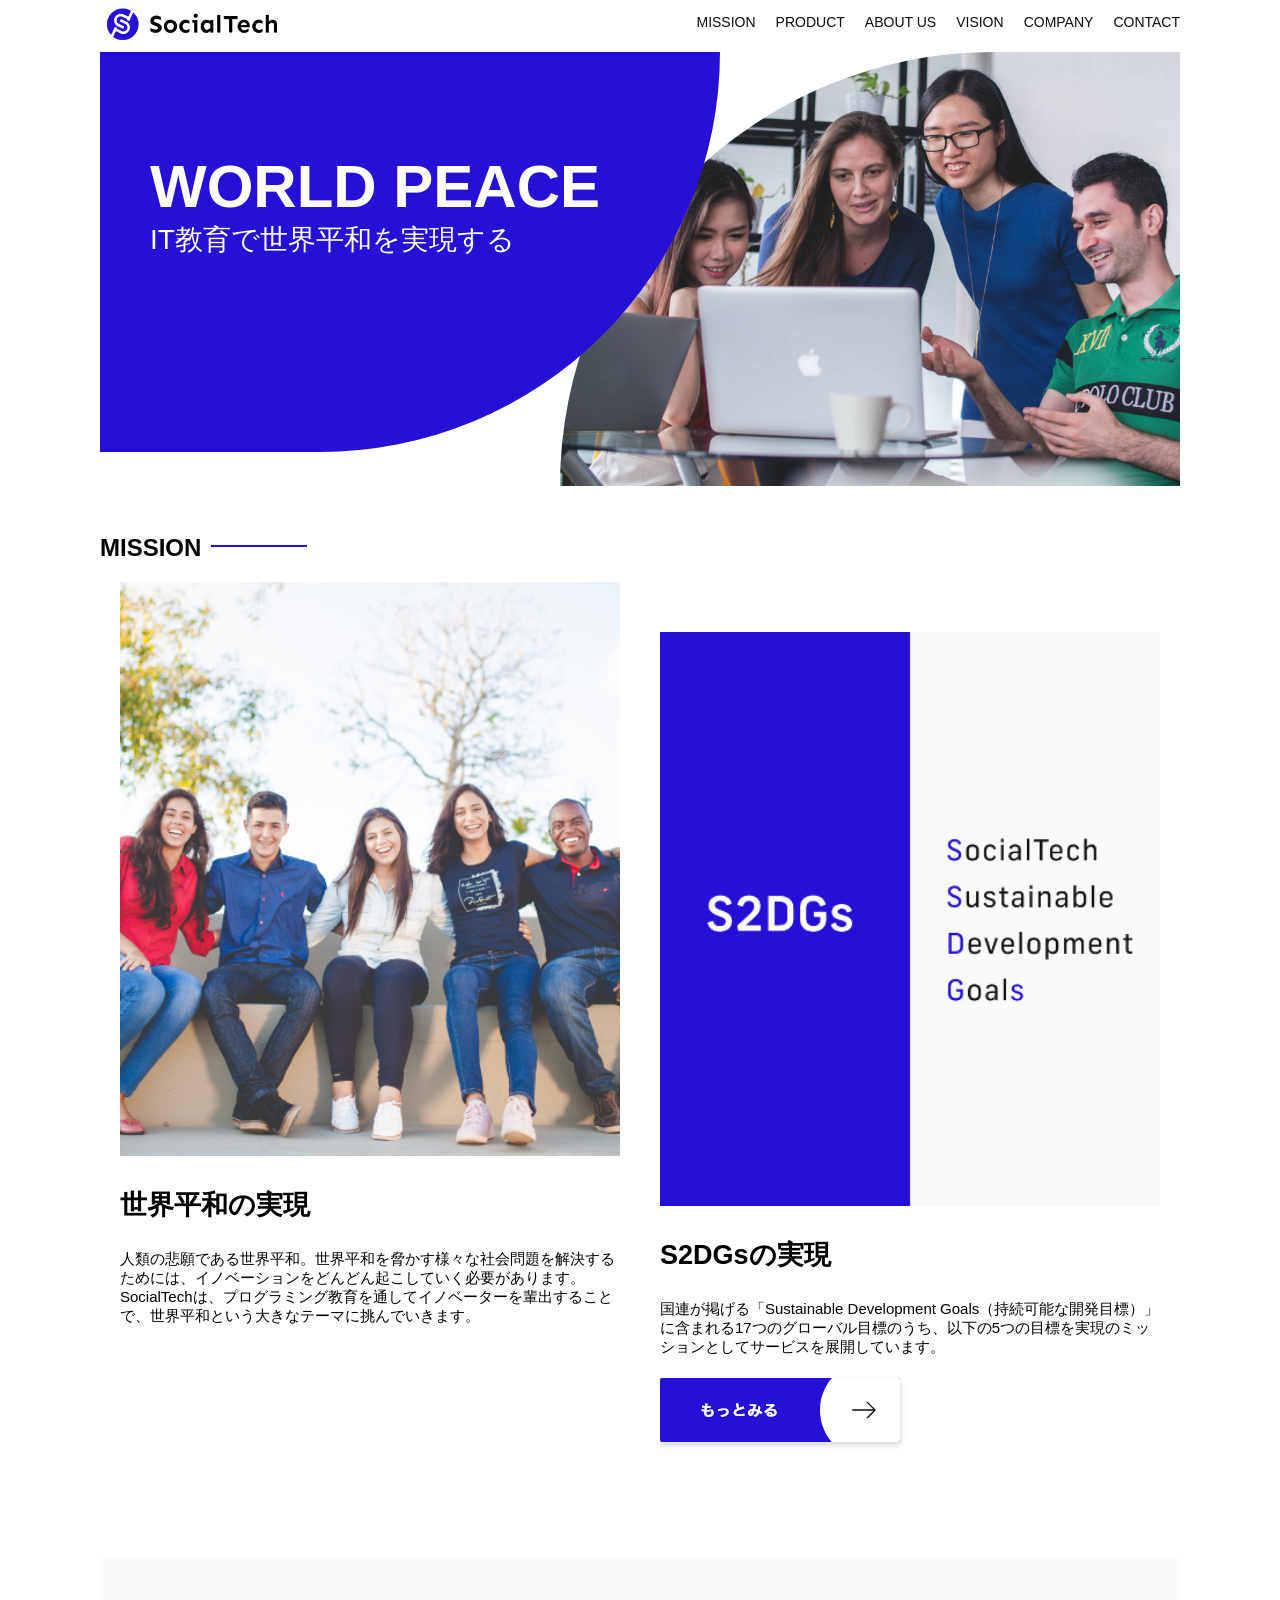
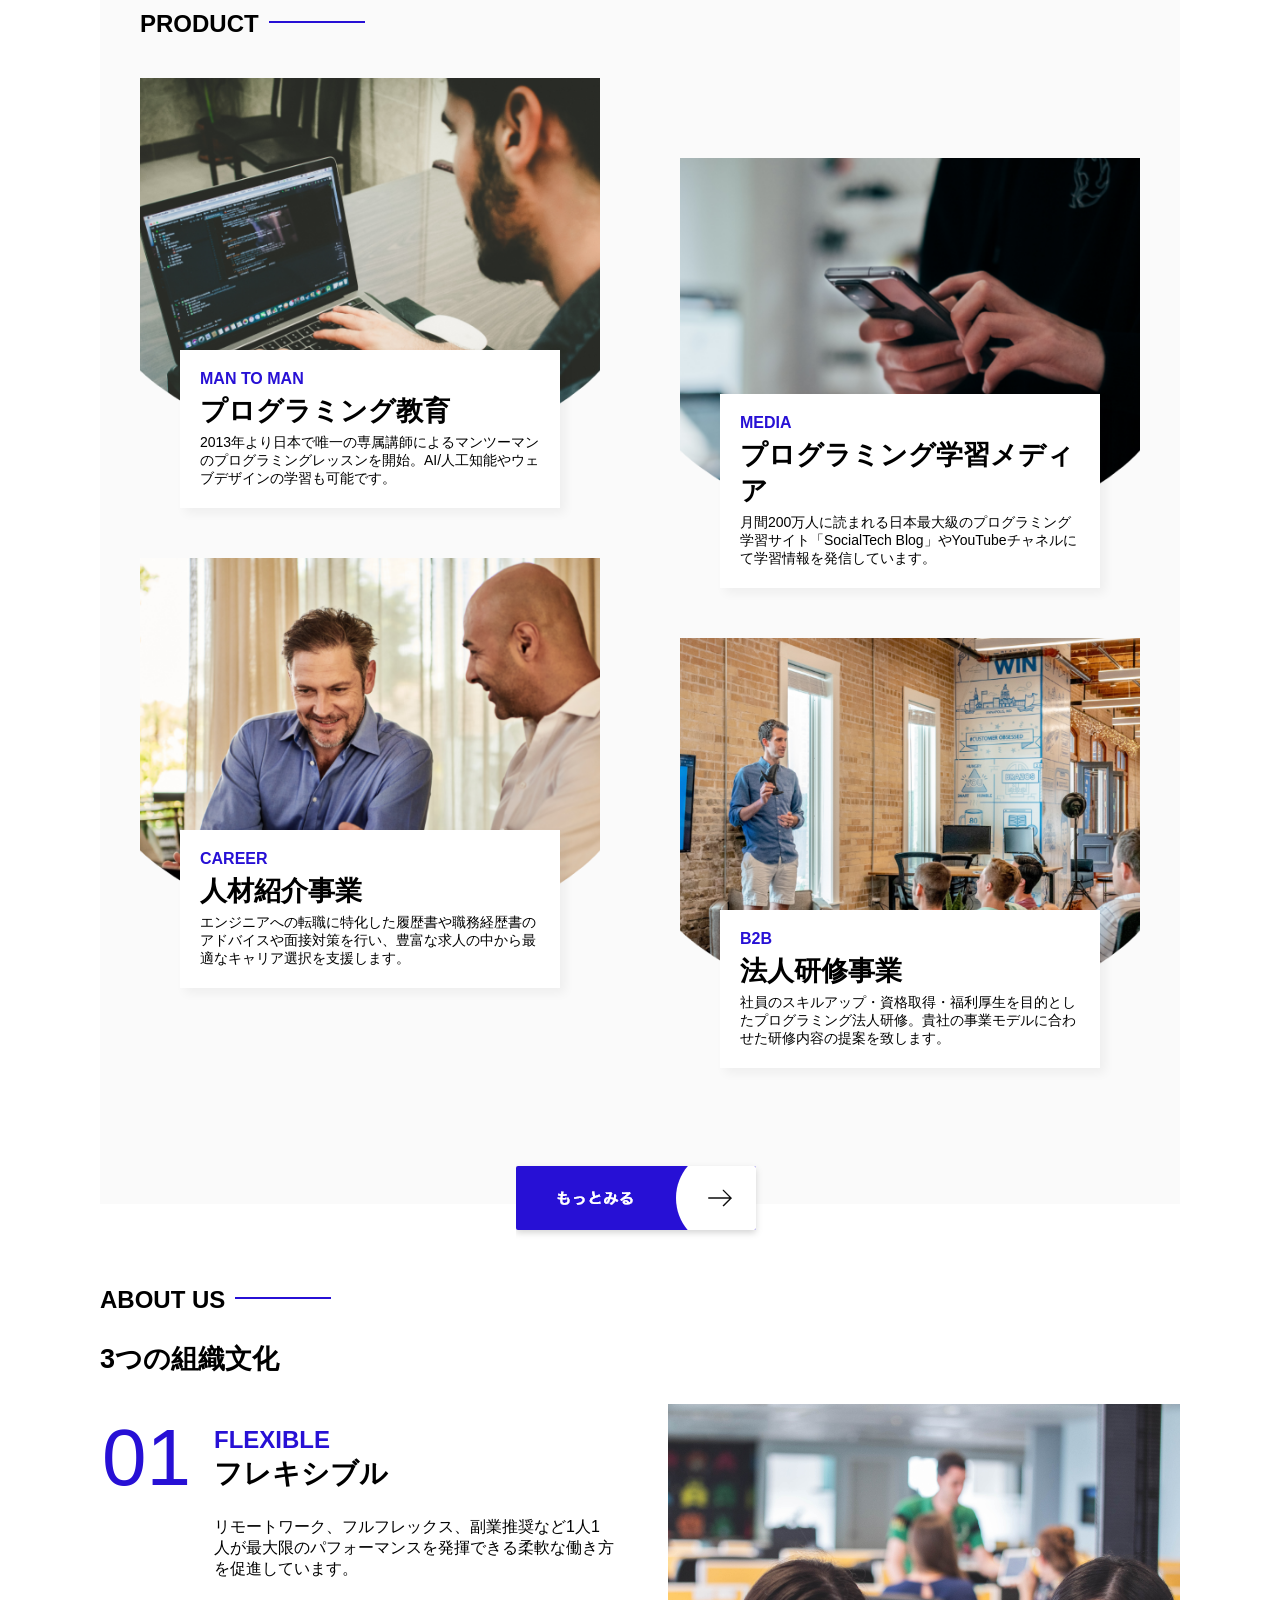
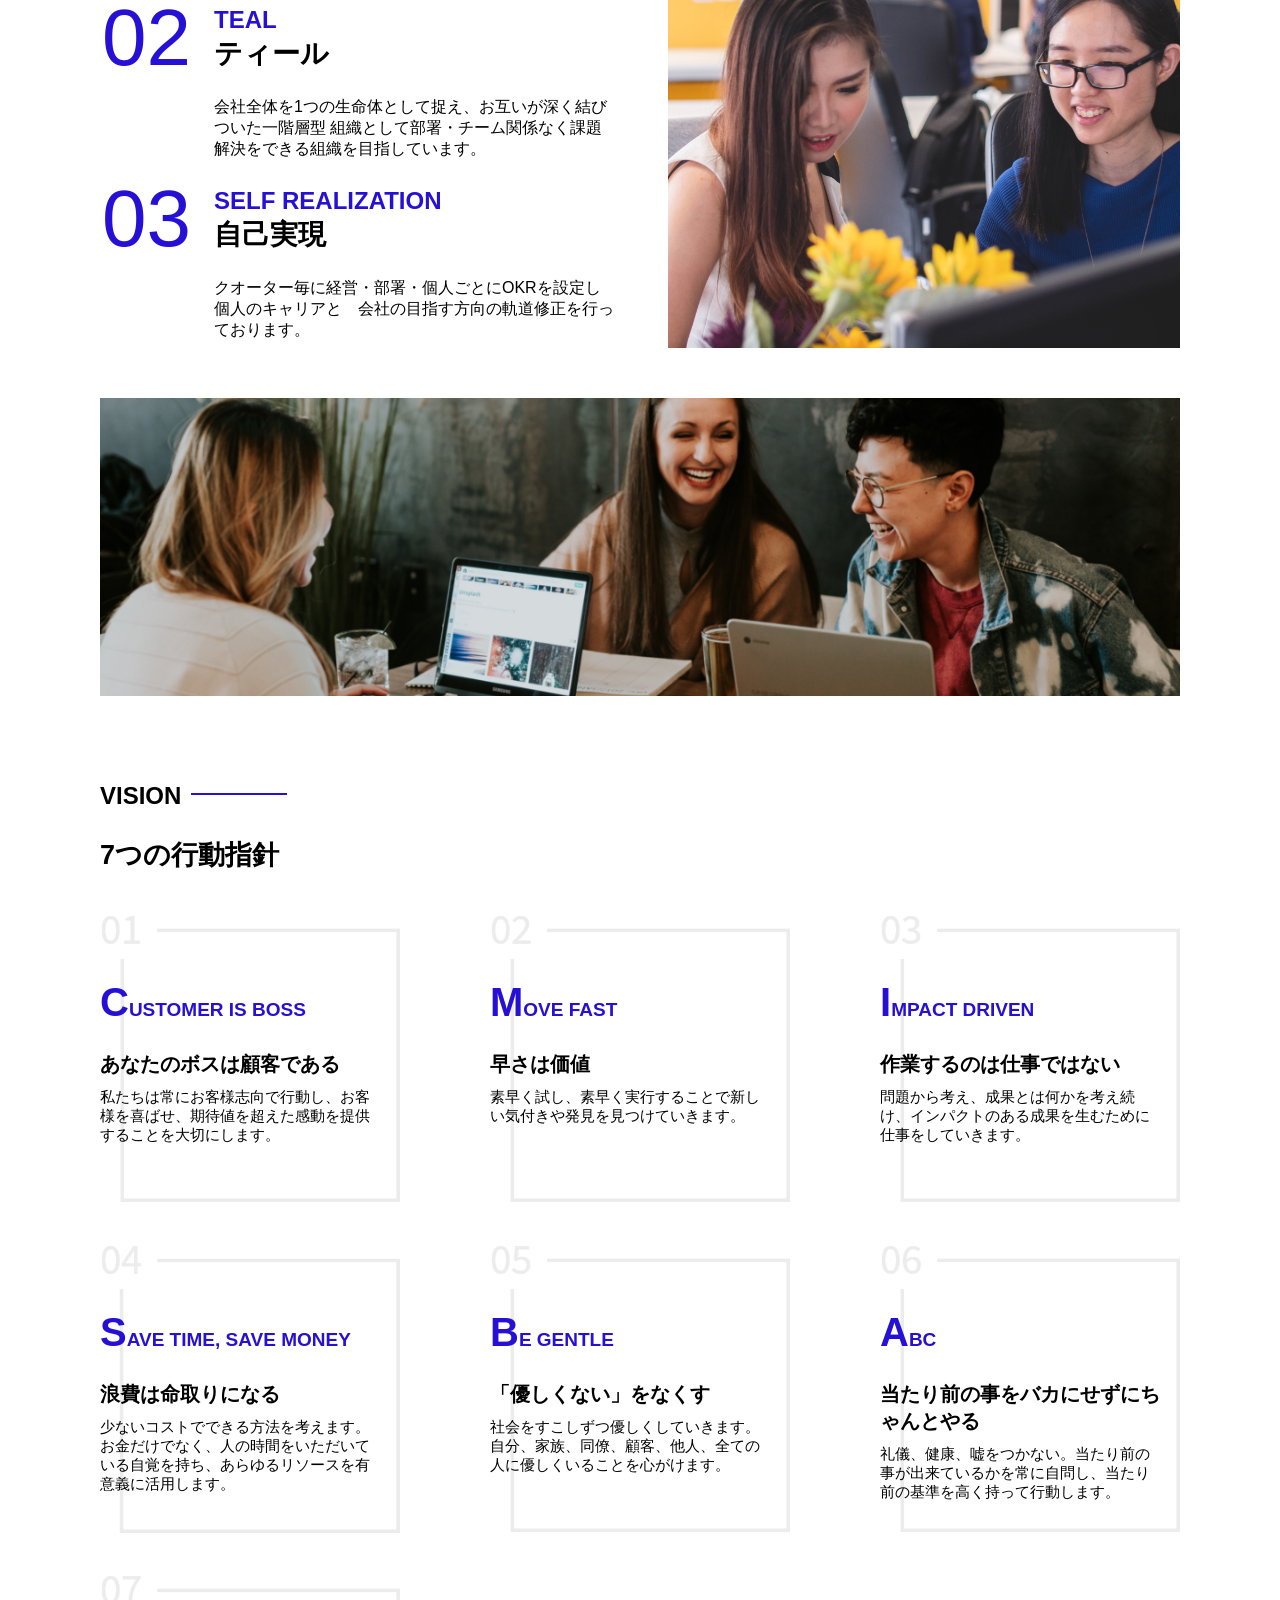
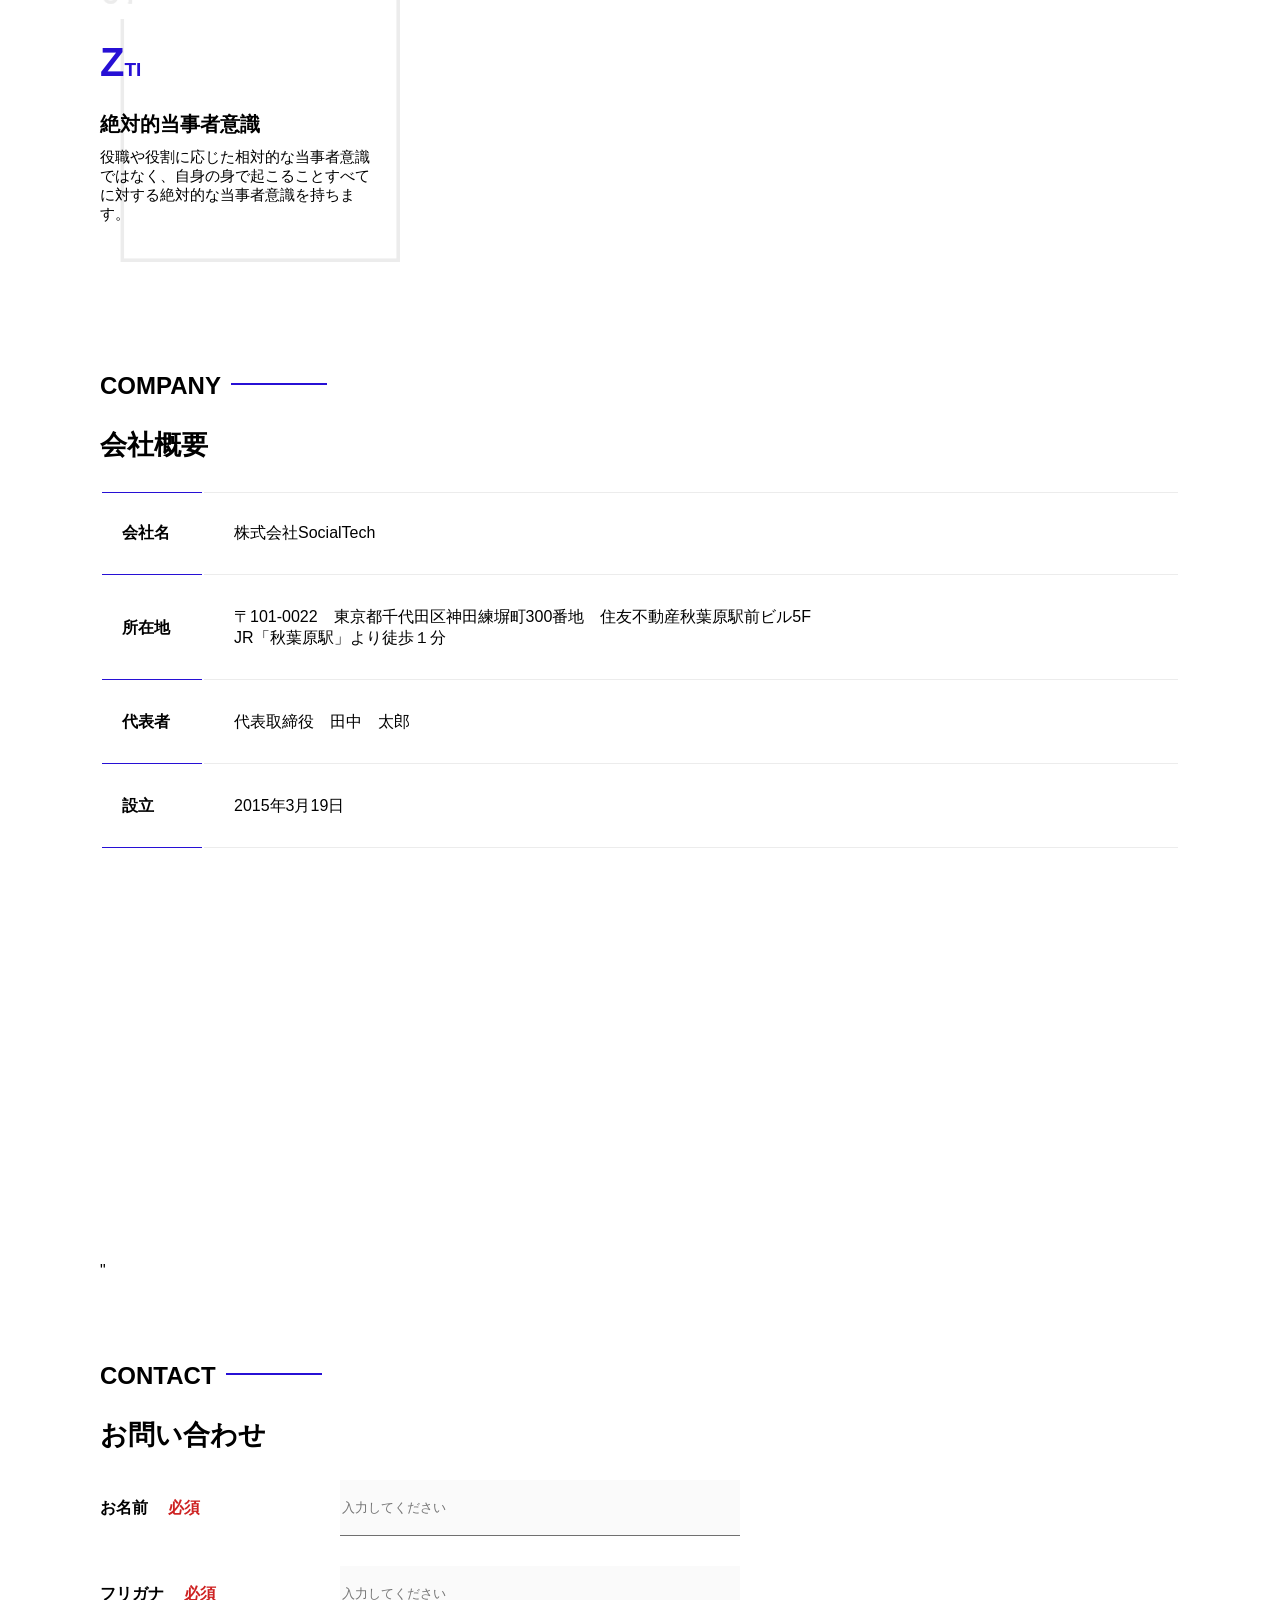
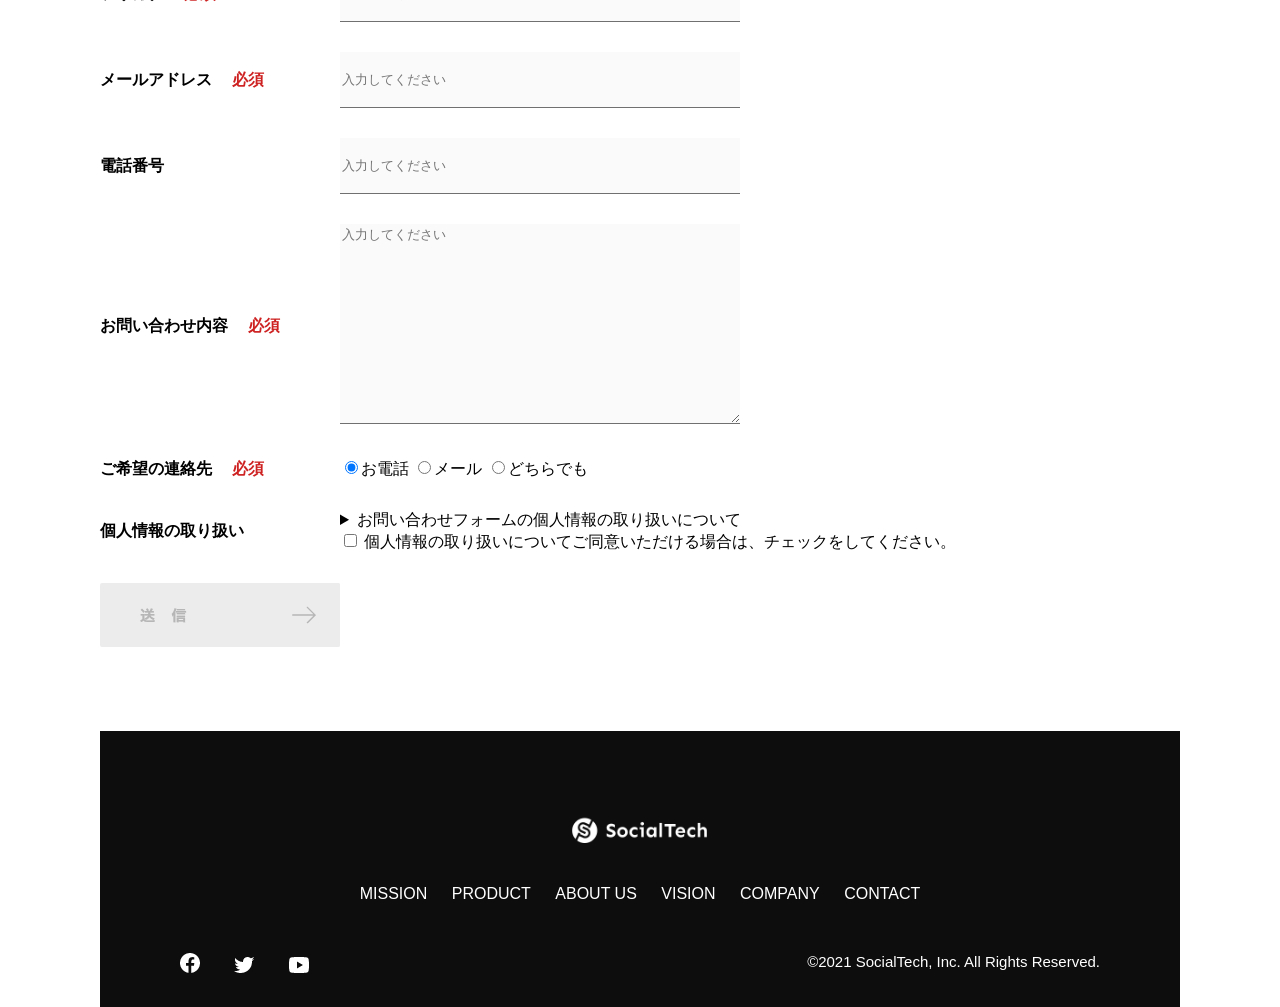
<file: index.html>
<!DOCTYPE html>
<html>
  <head>
  <title>SocialTech</title>
  <meta charset="utf-8">
  <meta name="description" content="SocialTechはEdTech業界のリーディングカンパニーを目指します。">
  <meta name="viewport" content="width=device-width, initial-scale=1.0">
 <meta name="twitter:card" content="summary_large_image">
    <meta name="twitter:site" content="@Mao_more_amore">
    <meta property="og:url" content="https://natsuko-0731.github.io/html-css-advanced-kadaii/">
    <meta property="og:title" content="SocialTech">
    <meta property="og:description" content="SocialTechはEdTech業界のリーディングカンパニーを目指します。">
    <meta property="og:image" content="https://natsuko-0731.github.io/html-css-advanced-kadaii/images/ogp.png">
  <link rel="stylesheet" href="style.css">
</head>
  <body>
    <!--ヘッダー-->
    <header>
      <!--ロゴ-->
      <a href="index.html" id="logo">
        <img src="images/logo.png" alt="トップページに戻る">
      </a>
      <!--PC用ナビゲーション-->
      <nav id="nav-pc">
        <ul>
          <li><a href="mission.html">MISSION</a></li>
          <li><a href="product.html">PRODUCT</a></li>
          <li><a href="index.html#aboutus">ABOUT US</a></li>
          <li><a href="index.html#vision">VISION</a></li>
          <li><a href="index.html#company">COMPANY</a></li>
          <li><a href="index.html#contact">CONTACT</a></li>
        </ul>
      </nav>
      
      <!-- スマホ用メニューボタン -->
       <button id="menu-sp" onclick="document.getElementById('nav-sp').style.display = 'block'">
        <img src="images/button-menu.png" alt="ナビゲーションを開く">
       </button>
       
       <!-- スマホ用ナビゲーション -->
         <div id="nav-sp">
          <button id="close" onclick="document.getElementById('nav-sp').style.display = 'none'">
            <img src="images/button-close.png" alt="ナビゲーションを閉じる">
          </button>

          <nav>
            <ul>
              <li>
                 <a id="logo-sp" href="index.html" onclick="document.getElementById('nav-sp').style.display = 'none'"><img src="images/logo-sp.png" alt="トップページに戻る"></a>
             </li>
             <li><a class="menu" href="mission.html" onclick="document.getElementById('nav-sp').style.display = 'none'">MISSION</a></li>
             <li><a class="menu" href="product.html" onclick="document.getElementById('nav-sp').style.display = 'none'">PRODUCT</a></li>
             <li><a class="menu" href="index.html#aboutus" onclick="document.getElementById('nav-sp').style.display = 'none'">ABOUT US</a></li>
             <li><a class="menu" href="index.html#vision" onclick="document.getElementById('nav-sp').style.display = 'none'">VISION</a></li>
             <li><a class="menu" href="index.html#company" onclick="document.getElementById('nav-sp').style.display = 'none'">COMPANY</a></li>
             <li><a class="menu" href="index.html#contact" onclick="document.getElementById('nav-sp').style.display = 'none'">CONTACT</a></li>
           </ul>
         </nav>
         <div id="sns">
          <a href="https://www.facebook.com/sejuku2013">
            <img src="images/button-facebook.png" alt="Facebookのリンク">
          </a>
          <a href="https://twitter.com/samuraijuku">
            <img src="images/button-twitter.png" alt="Twitterのリンク">
          </a>
          <a href="https://www.youtube.com/channel/UCCFOQO5aDK0xXam4cUQXT8g">
            <img src="images/button-youtube.png" alt="YouTubeのリンク">
          </a>
         </div>
      </div>
    </header>
   
    <main>
      <article>
        <!-- メインビジュアル -->
         <section id="main-visual">
          <div id="main-message">
            <h1>WORLD PEACE</h1>
            <p>IT教育で世界平和を実現する</p>
          </div>
          <img src="images/index/index-main.png" alt="PCの周りに集まる多国籍の仲間たち">
         </section>
        
         <!-- ミッション -->
          <section id="mission">
          <h2 class="index-h2">MISSION</h2>
            <div id="mission-flex">
            <div>
              <img id="mission-photo" src="images/index/index-mission.png" alt="屋外のベンチで写真を撮影する多国籍の仲間たち">
              <h3>世界平和の実現</h3>
              <p>人類の悲願である世界平和。世界平和を脅かす様々な社会問題を解決するためには、イノベーションをどんどん起こしていく必要があります。SocialTechは、プログラミング教育を通してイノベーターを輩出することで、世界平和という大きなテーマに挑んでいきます。</p>
            </div>
            <div>
              <img id="s2dgs" src="images/index/s2dgs.png" alt="S2DGs">
              <h3>S2DGsの実現</h3>
              <p>国連が掲げる「Sustainable Development Goals（持続可能な開発目標）」に含まれる17つのグローバル目標のうち、以下の5つの目標を実現のミッションとしてサービスを展開しています。</p>
              <a href="mission.html">
                <img src="images/button-more.png" alt="もっと見る">
              </a>
            </div>
            </div>
          </section>
         
          <!-- プロダクト -->
           <section id="product">
        <h2 class="index-h2">PRODUCT</h2>
        <div class="product-flex">
          <div id="product-left">
             <div>
               <img class="product-photo" src="images/index/index-mantoman.png" alt="PCでコードを書く男性">
               <div class="product-explain">
                 <span>MAN TO MAN</span>
                 <h3>プログラミング教育</h3>
                 <p>2013年より日本で唯一の専属講師によるマンツーマンのプログラミングレッスンを開始。AI/人工知能やウェブデザインの学習も可能です。</p>
               </div>
             </div>
             <div>
               <img class="product-photo" src="images/index/index-career.png" alt="笑顔で話し合う2人の男性">
               <div class="product-explain">
                 <span>CAREER</span>
                 <h3>人材紹介事業</h3>
                 <p>エンジニアへの転職に特化した履歴書や職務経歴書のアドバイスや面接対策を行い、豊富な求人の中から最適なキャリア選択を支援します。</p>
               </div>
             </div>
             </div>
          <div id="product-right">
            <div>
              <img class="product-photo" src="images/index/index-media.png" alt="スマートフォンを操作する人">
              <div class="product-explain">
                <span>MEDIA</span>
                <h3>プログラミング学習メディア</h3>
                <p>月間200万人に読まれる日本最大級のプログラミング学習サイト「SocialTech Blog」やYouTubeチャネルにて学習情報を発信しています。</p>
              </div>
            </div>
            <div>
              <img class="product-photo" src="images/index/index-b2b.png" alt="講演中の男性とそれを聴く人々">
              <div class="product-explain">
                <span>B2B</span>
                <h3>法人研修事業</h3>
                <p>社員のスキルアップ・資格取得・福利厚生を目的としたプログラミング法人研修。貴社の事業モデルに合わせた研修内容の提案を致します。</p>
              </div>
            </div>
          </div>
        </div>
        <div id="product-more">
          <a href="product.html">
            <img src="images/button-more.png" alt="もっとみる">
          </a>
        </div>
      </section>
     
      <!-- ABOUT US -->
       <section id="aboutus">
        <h2 class="index-h2">ABOUT US</h2>
        <h3>3つの組織文化</h3>
        <div>
          <table class="culture-table">
            <tr>
              <td class="culture-num">01</td>
              <th><span class="culture-en">FLEXIBLE</span><br>フレキシブル</th>
            </tr>
            <tr>
              <td>
                <!-- 空白のセル -->
              </td>
              <td class="culture-description">リモートワーク、フルフレックス、副業推奨など1人1人が最大限のパフォーマンスを発揮できる柔軟な働き方を促進しています。</td>
            </tr>
            <tr>
              <td class="culture-num">02</td>
              <th><span class="culture-en">TEAL</span><br>ティール</th>
            </tr>
              <tr>
                <td>
                <!-- 空白のセル -->
                </td>
              <td class="culture-description">会社全体を1つの生命体として捉え、お互いが深く結びついた一階層型 組織として部署・チーム関係なく課題解決をできる組織を目指しています。</td>
            </tr>
            <tr>
              <td class="culture-num">03</td>
              <th><span class="culture-en">SELF REALIZATION</span><br>自己実現</th>
            </tr>
            <tr>
              <td>
                <!-- 空白のセル -->
              </td>
              <td class="culture-description">クオーター毎に経営・部署・個人ごとにOKRを設定し個人のキャリアと　会社の目指す方向の軌道修正を行っております。</td>
            </tr>
          </table>
          <img class="culture-img" src="images/index/index-aboutus1.png" alt="笑顔で話し合う2人の女性">
        </div>
        <img class="culture-img2" src="images/index/index-aboutus2.png" alt="笑顔で話し合う3人の男女">
       </section>
      
       <!-- VISION -->
        <section id="vision">
          <h2 class="index-h2">VISION</h2>
          <h3>7つの行動指針</h3>
          <div>
            <div class="vision-box">
              <img src="images/index/vision-01.png" alt="01">
              <div>
                <h4>CUSTOMER IS BOSS</h4>
                <h5>あなたのボスは顧客である</h5>
                <p>私たちは常にお客様志向で行動し、お客様を喜ばせ、期待値を超えた感動を提供することを大切にします。</p>
              </div>
            </div>
             <div class="vision-box">
               <img src="images/index/vision-02.png" alt="02">
               <div>
                 <h4>MOVE FAST</h4>
                 <h5>早さは価値</h5>
                 <p>素早く試し、素早く実行することで新しい気付きや発見を見つけていきます。</p>
               </div>
             </div>
             <div class="vision-box">
               <img src="images/index/vision-03.png" alt="03">
               <div>
                 <h4>IMPACT DRIVEN</h4>
                 <h5>作業するのは仕事ではない</h5>
                 <p>問題から考え、成果とは何かを考え続け、インパクトのある成果を生むために仕事をしていきます。</p>
               </div>
             </div>
             <div class="vision-box">
               <img src="images/index/vision-04.png" alt="04">
               <div>
                 <h4>SAVE TIME, SAVE MONEY</h4>
                 <h5>浪費は命取りになる</h5>
                 <p>少ないコストでできる方法を考えます。お金だけでなく、人の時間をいただいている自覚を持ち、あらゆるリソースを有意義に活用します。</p>
               </div>
             </div>
             <div class="vision-box">
               <img src="images/index/vision-05.png" alt="05">
               <div>
                 <h4>BE GENTLE</h4>
                 <h5>「優しくない」をなくす</h5>
                 <p>社会をすこしずつ優しくしていきます。自分、家族、同僚、顧客、他人、全ての人に優しくいることを心がけます。</p>
               </div>
             </div>
             <div class="vision-box">
               <img src="images/index/vision-06.png" alt="06">
               <div>
                 <h4>ABC</h4>
                 <h5>当たり前の事をバカにせずにちゃんとやる</h5>
                 <p>礼儀、健康、嘘をつかない。当たり前の事が出来ているかを常に自問し、当たり前の基準を高く持って行動します。</p>
               </div>
             </div>
             <div class="vision-box">
               <img src="images/index/vision-07.png" alt="07">
               <div>
                 <h4>ZTI</h4>
                 <h5>絶対的当事者意識</h5>
                 <p>役職や役割に応じた相対的な当事者意識ではなく、自身の身で起こることすべてに対する絶対的な当事者意識を持ちます。</p>
               </div>
             </div>
          </div>
        </section>
      
        <!-- COMPANY -->
         <section id="company">
          <h2 class="index-h2">COMPANY</h2>
          <h3>会社概要</h3>
          <table id="company-table">
            <tr>
              <th class="tableheader tableheader-first">会社名</th>
              <td class="cell cell-first">株式会社SocialTech</td>
            </tr>
            <tr>
              <th class="tableheader">所在地</th>
              <td class="cell">〒101-0022　東京都千代田区神田練塀町300番地　住友不動産秋葉原駅前ビル5F<br>JR「秋葉原駅」より徒歩１分</td>
            </tr>
            <tr>
              <th class="tableheader">代表者</th>
              <td class="cell">代表取締役　田中　太郎</td>
            </tr>
            <tr>
              <th class="tableheader">設立</th>
              <td class="cell">2015年3月19日</td>
            </tr>
          </table>
          <iframe
          src="https://www.google.com/maps/embed?pb=!1m18!1m12!1m3!1d3240.0688551336784!2d139.77207767578852!3d35.699923172581286!2m3!1f0!2f0!3f0!3m2!1i1024!2i768!4f13.1!3m3!1m2!1s0x60188fee13660e23%3A0x77137876edf742ac!2z5L2P5Y-L5LiN5YuV55Sj56eL6JGJ5Y6f6aeF5YmN44OT44Or!5e0!3m2!1sja!2sjp!4v1793772806218!5m2!1sja!2sjp"
          style="border:0;" allowfullscreen="" loading="lazy" >
        </iframe>"
        </section>
      
        <!-- お問い合わせフォーム -->
         <section id="contact">
          <h2 class="index-h2">CONTACT</h2>
          <h3>お問い合わせ</h3>
          <form>
            <div>
              <div class="contact-heading">
                <label class="contact-label">お名前<span class="contact-span">必須</span></label>
              </div>
              <div>
                <input type="text" name="name" placeholder="入力してください" class="contact-textbox">
              </div>
            </div>
            <div>
              <div class="contact-heading">
                <label class="contact-label">フリガナ<span class="contact-span">必須</span></label>
              </div>
              <div>
                <input type="text" name="hurigana" placeholder="入力してください" class="contact-textbox">
              </div>
            </div>
            <div>
              <div class="contact-heading">
                <label class="contact-label">メールアドレス<span class="contact-span">必須</span></label>
              </div>
              <div>
                <input type="text" name="email" placeholder="入力してください" class="contact-textbox">
              </div>
            </div>
            <div>
              <div class="contact-heading">
                <label class="contact-label">電話番号</label>
              </div>
              <div>
                <input type="text" name="tel" placeholder="入力してください" class="contact-textbox">
              </div>
            </div>
            <div>
              <div class="contact-heading">
                <label class="contact-label">お問い合わせ内容<span class="contact-span">必須</span></label>
              </div>
              <div>
                <textarea class="contact-textarea" placeholder="入力してください" name="message"></textarea>
              </div>
            </div>
            <div>
              <div class="contact-heading">
                <label class="contact-label">ご希望の連絡先<span class="contact-span">必須</span></label>
              </div>
              <div>
                <input class="radiobutton" type="radio" value="tel" name="contact" checked><label>お電話</label>
                <input class="radiobutton" type="radio" value="mail" name="contact"><label>メール</label>
                <input class="radiobutton" type="radio" value="both" name="contact"><label>どちらでも</label>
              </div>
            </div>
            <div>
              <div class="contact-heading">
                <label class="contact-label">個人情報の取り扱い</label>
              </div>
              <div>
                <details>
                  <summary>お問い合わせフォームの個人情報の取り扱いについて</summary>
                  <div>
                    <dl>
                      <dt>１.　組織の名称又は氏名</dt>
                      <dd>株式会社SocialTech</dd>
                      <dt>２.　個人情報保護管理者（若しくはその代理人）の氏名又は職名、所属及び連絡先</dt>
                      <dd>
                        <p>鈴木　一郎　コーポレート部</p>
                        <p>メールアドレス：samurai@example.com</p>
                        <p>TEL：03-1234-5678</p>
                      </dd>
                      <dt>３．個人情報の利用目的</dt>
                      <dd>
                        <ul>
                          <li>・本サービス及び本サービスに関連する情報の提供又はそれらに関する連絡のため</li>
                          <li>・ユーザーの本人確認のため</li>
                          <li>・当社サービスのご案内のため</li>
                          <li>・当社の商品等の広告または宣伝（電子メールによるものを含むものとします。）</li>
                        </ul>
                      </dd>
                      <dt>４.　個人情報の取り扱い業務の委託</dt>
                      <dd>個人情報の取扱業務の全部または一部を外部に業務委託する場合があります。その際、弊社は、個人情報を適切に保護できる管理体制を敷き実行していることを条件として委託先を厳選したうえで、機密保持契約を委託先と締結し、お客様の個人情報を厳密に管理させます。</dd>
                      <dt>５.　個人情報の開示等の請求</dt>
                      <dd>
                        お客様は、弊社に対してご自身の個人情報の開示等（利用目的の通知、開示、内容の訂正・追加・削除、利用の停止または消去、第三者への提供の停止）に関して、当社問合わせ窓口に申し出ることができます。<br>
                        その際、弊社はお客様ご本人を確認させていただいたうえで、合理的な期間内に対応いたします。<br>
                        なお、個人情報に関する弊社問合わせ先は、次の通りです。
                      </dd>
                      <dd>
                        <p>株式会社SocialTech　個人情報問合わせ窓口</p>
                        <p>〒150-0043　東京都千代田区神田練塀町300番地　住友不動産秋葉原駅前ビル5F</p>
                        <p>メールアドレス：samurai@example.com TEL：03-1234-5678</p>
                      </dd>

                      <dt>６.　個人情報を提供されることの任意性について</dt>
                      <dd>お客様がご自身の個人情報を弊社に提供されるか否かは、お客様のご判断によりますが、もしご提供されない場合には、適切なサービスが提供できない場合がありますので予めご了承ください。</dd>
                    </dl>
                  </div>
                </details>
                <input type="checkbox" name="agree">
                <span>個人情報の取り扱いについてご同意いただける場合は、チェックをしてください。</span>
              </div>
            </div>
            <input type="image" src="images/button-submit.png" alt="送信する">
          </form>
         </section>
      </article>
    </main>
    
    <footer>
      <div id="footer-logo">
        <img src="images/logo-sp.png" alt="SocialTech">
      </div>
      <div id="footer-link">
        <a href="mission.html">MISSION</a>
        <a href="product.html">PRODUCT</a>
        <a href="index.html#aboutus">ABOUT US</a>
        <a href="index.html#vision">VISION</a>
        <a href="index.html#company">COMPANY</a>
        <a href="index.html#contact">CONTACT</a>
      </div>
      <div id="sns-footer">
         <div class="sns-btns">
           <a href="https://www.facebook.com/sejuku2013"><img src="images/button-facebook.png" alt="Facebookのリンク"></a>
           <a href="https://twitter.com/samuraijuku"><img src="images/button-twitter.png" alt="Twitterのリンク"></a>
           <a href="https://www.youtube.com/channel/UCCFOQO5aDK0xXam4cUQXT8g"><img src="images/button-youtube.png" alt="YouTubeのリンク"></a>
         </div>
         <p id="copyright">&copy;2021 SocialTech, Inc. All Rights Reserved.</p>
       </div>
    </footer>
  </body>
</html>
</file>
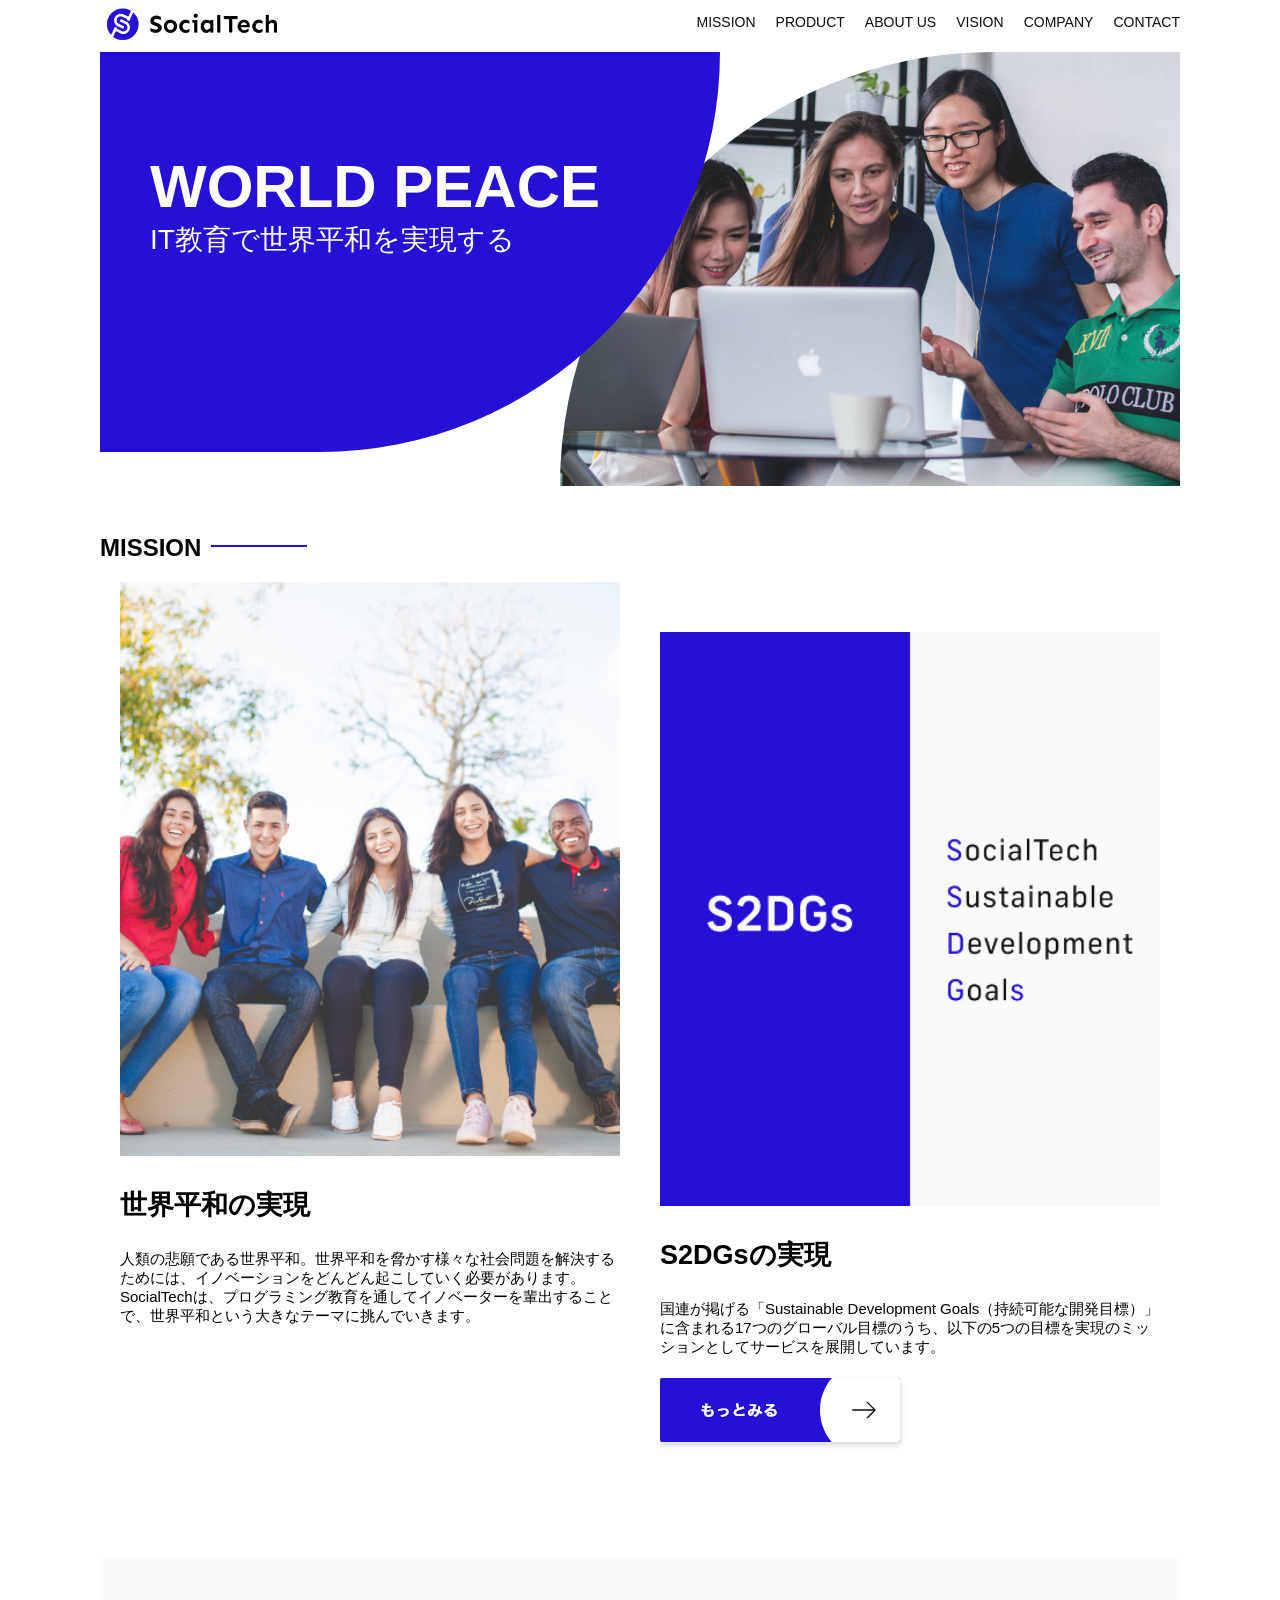
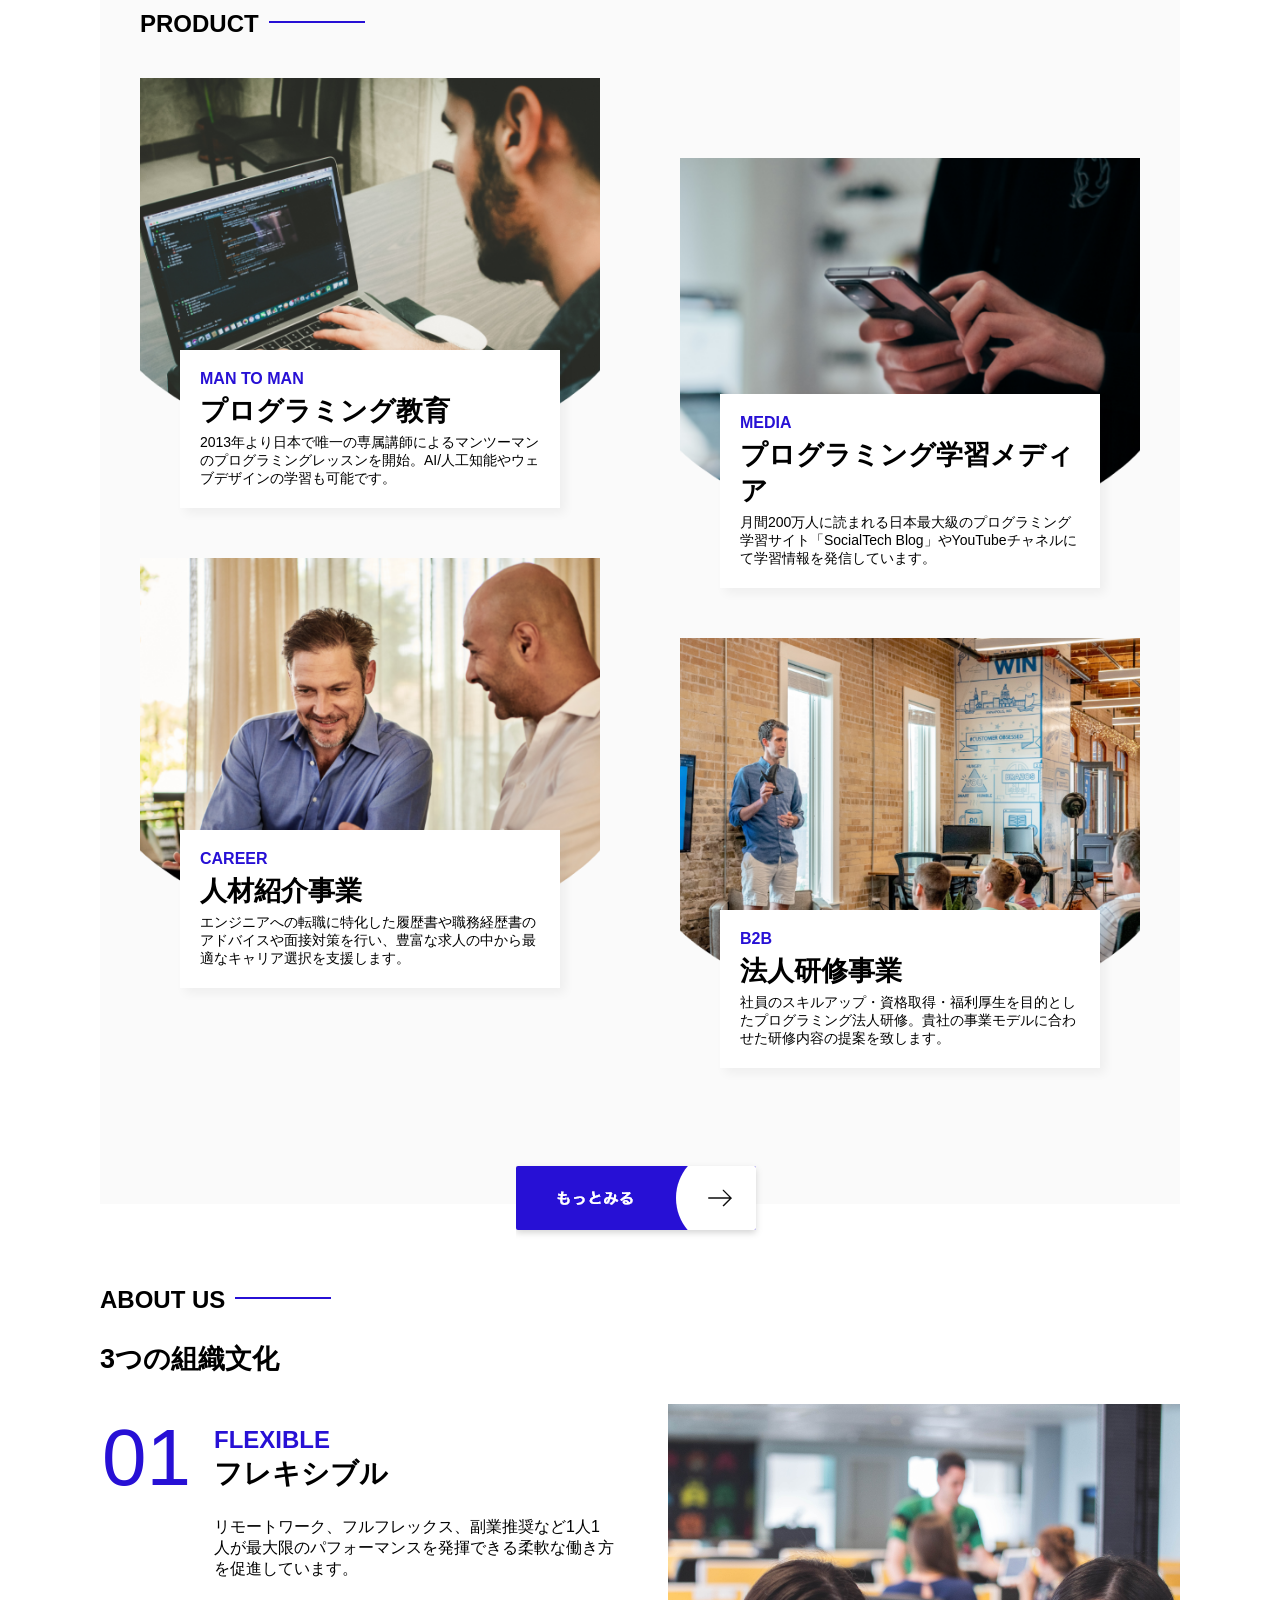
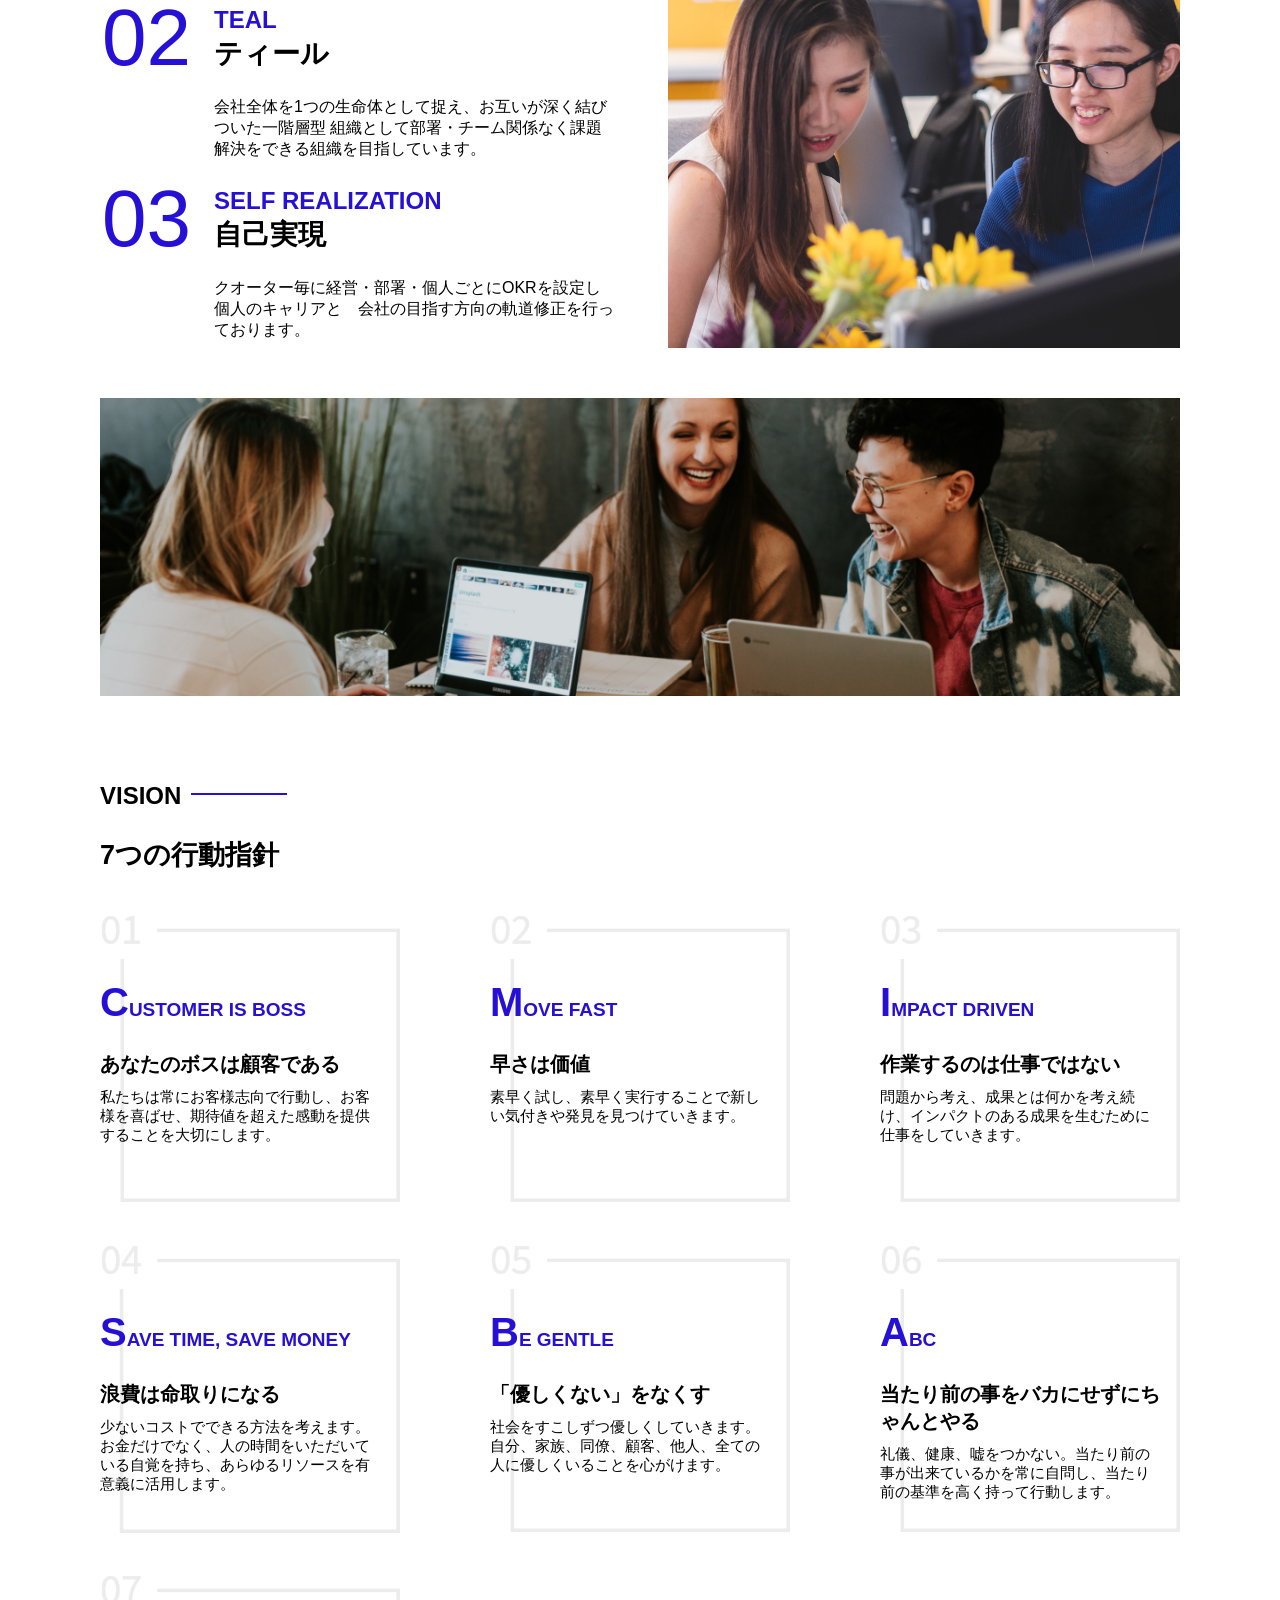
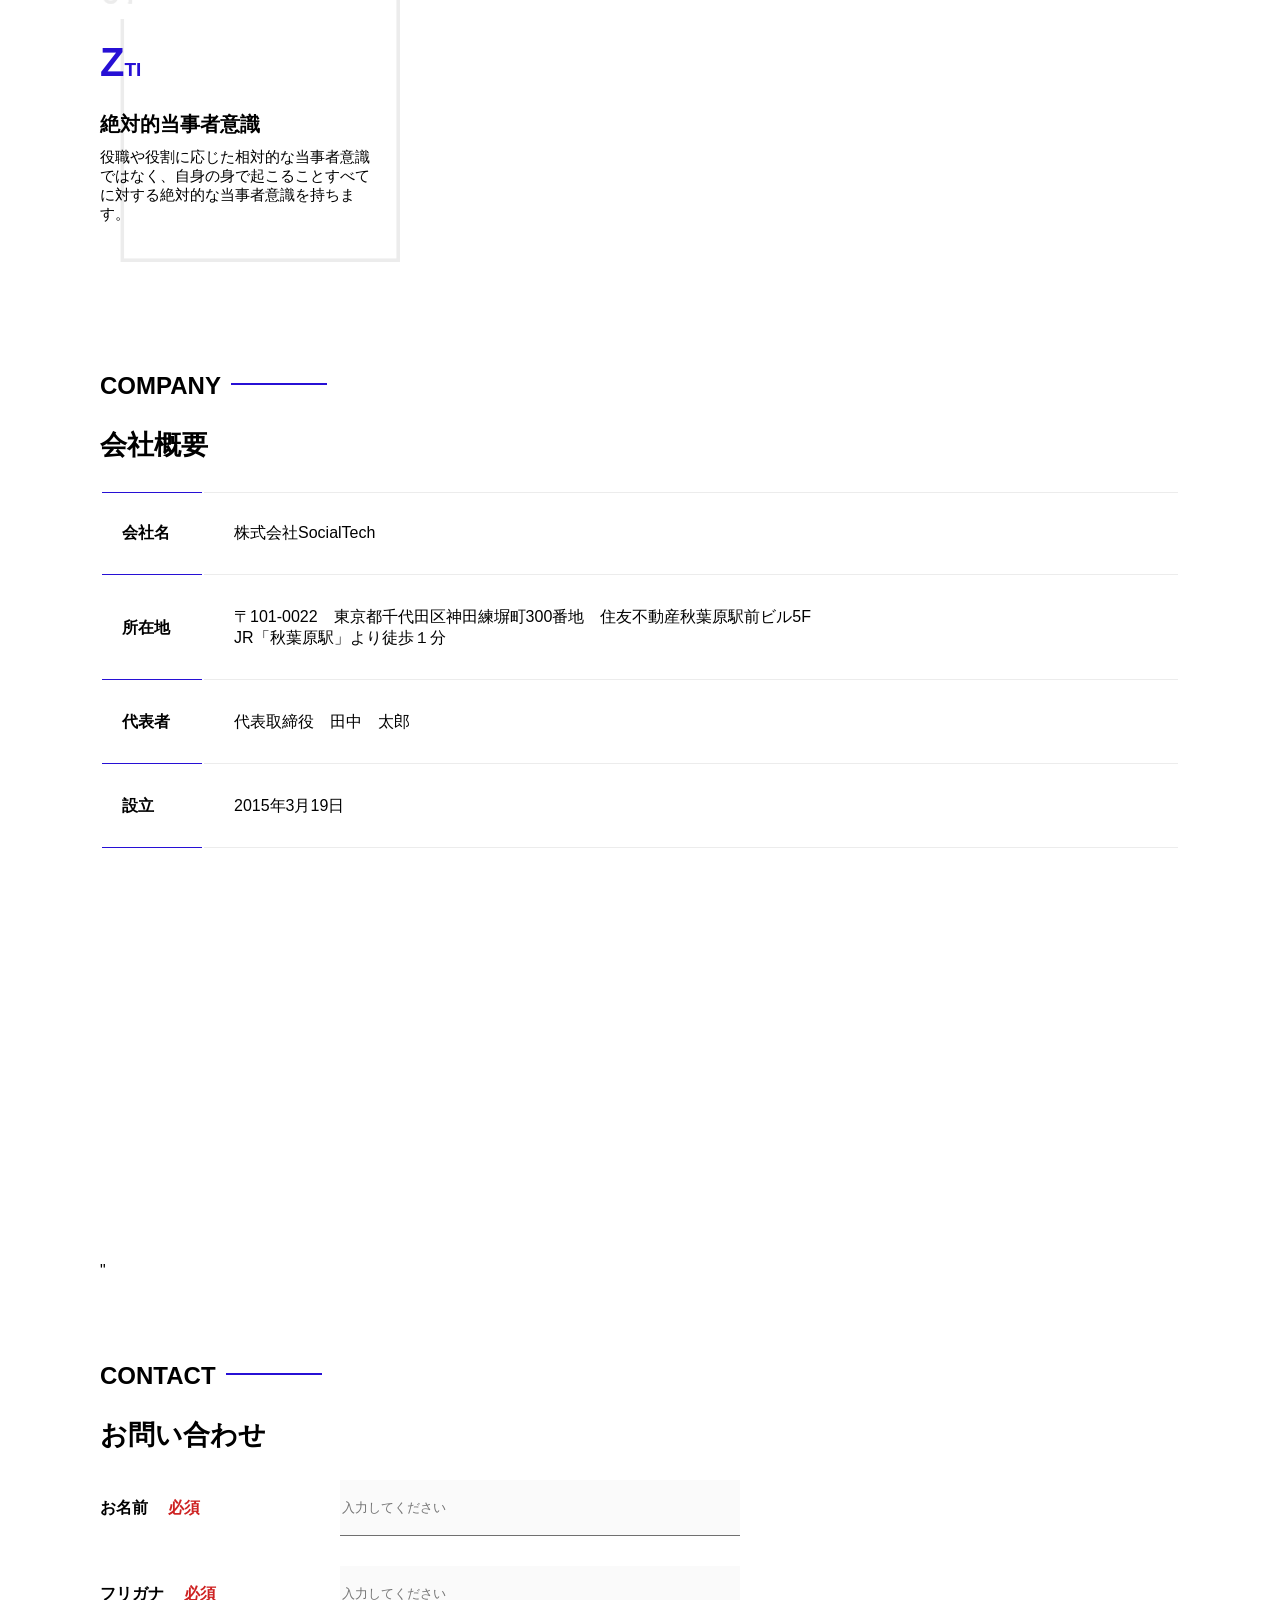
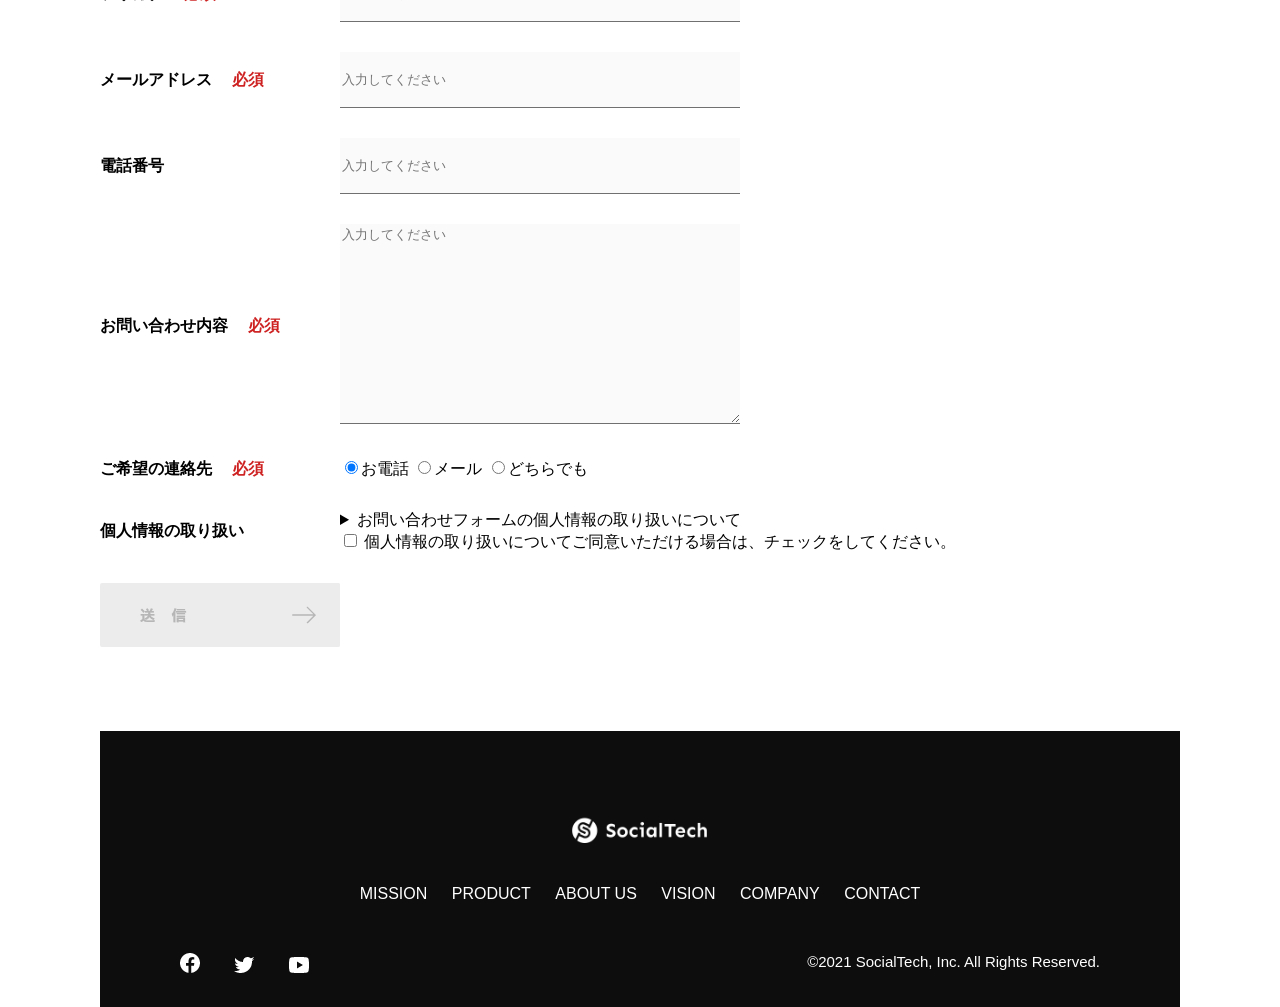
<file: kadai_tutorial_output/index.html>
<!DOCTYPE html>
<html>
  <head>
  <title>SocialTech</title>
  <meta charset="utf-8">
  <meta name="description" content="SocialTechはEdTech業界のリーディングカンパニーを目指します。">
  <meta name="viewport" content="width=device-width, initial-scale=1.0">
  <link rel="stylesheet" href="style.css">
</head>
  <body>
    <!--ヘッダー-->
    <header>
      <!--ロゴ-->
      <a href="index.html" id="logo">
        <img src="images/logo.png" alt="トップページに戻る">
      </a>
      <!--PC用ナビゲーション-->
      <nav id="nav-pc">
        <ul>
          <li><a href="mission.html">MISSION</a></li>
          <li><a href="product.html">PRODUCT</a></li>
          <li><a href="index.html#aboutus">ABOUT US</a></li>
          <li><a href="index.html#vision">VISION</a></li>
          <li><a href="index.html#company">COMPANY</a></li>
          <li><a href="index.html#contact">CONTACT</a></li>
        </ul>
      </nav>
      
      <!-- スマホ用メニューボタン -->
       <button id="menu-sp" onclick="document.getElementById('nav-sp').style.display = 'block'">
        <img src="images/button-menu.png" alt="ナビゲーションを開く">
       </button>
       
       <!-- スマホ用ナビゲーション -->
         <div id="nav-sp">
          <button id="close" onclick="document.getElementById('nav-sp').style.display = 'none'">
            <img src="images/button-close.png" alt="ナビゲーションを閉じる">
          </button>

          <nav>
            <ul>
              <li>
                 <a id="logo-sp" href="index.html" onclick="document.getElementById('nav-sp').style.display = 'none'"><img src="images/logo-sp.png" alt="トップページに戻る"></a>
             </li>
             <li><a class="menu" href="mission.html" onclick="document.getElementById('nav-sp').style.display = 'none'">MISSION</a></li>
             <li><a class="menu" href="product.html" onclick="document.getElementById('nav-sp').style.display = 'none'">PRODUCT</a></li>
             <li><a class="menu" href="index.html#aboutus" onclick="document.getElementById('nav-sp').style.display = 'none'">ABOUT US</a></li>
             <li><a class="menu" href="index.html#vision" onclick="document.getElementById('nav-sp').style.display = 'none'">VISION</a></li>
             <li><a class="menu" href="index.html#company" onclick="document.getElementById('nav-sp').style.display = 'none'">COMPANY</a></li>
             <li><a class="menu" href="index.html#contact" onclick="document.getElementById('nav-sp').style.display = 'none'">CONTACT</a></li>
           </ul>
         </nav>
         <div id="sns">
          <a href="https://www.facebook.com/sejuku2013">
            <img src="images/button-facebook.png" alt="Facebookのリンク">
          </a>
          <a href="https://twitter.com/samuraijuku">
            <img src="images/button-twitter.png" alt="Twitterのリンク">
          </a>
          <a href="https://www.youtube.com/channel/UCCFOQO5aDK0xXam4cUQXT8g">
            <img src="images/button-youtube.png" alt="YouTubeのリンク">
          </a>
         </div>
      </div>
    </header>
   
    <main>
      <article>
        <!-- メインビジュアル -->
         <section id="main-visual">
          <div id="main-message">
            <h1>WORLD PEACE</h1>
            <p>IT教育で世界平和を実現する</p>
          </div>
          <img src="images/index/index-main.png" alt="PCの周りに集まる多国籍の仲間たち">
         </section>
        
         <!-- ミッション -->
          <section id="mission">
          <h2 class="index-h2">MISSION</h2>
            <div id="mission-flex">
            <div>
              <img id="mission-photo" src="images/index/index-mission.png" alt="屋外のベンチで写真を撮影する多国籍の仲間たち">
              <h3>世界平和の実現</h3>
              <p>人類の悲願である世界平和。世界平和を脅かす様々な社会問題を解決するためには、イノベーションをどんどん起こしていく必要があります。SocialTechは、プログラミング教育を通してイノベーターを輩出することで、世界平和という大きなテーマに挑んでいきます。</p>
            </div>
            <div>
              <img id="s2dgs" src="images/index/s2dgs.png" alt="S2DGs">
              <h3>S2DGsの実現</h3>
              <p>国連が掲げる「Sustainable Development Goals（持続可能な開発目標）」に含まれる17つのグローバル目標のうち、以下の5つの目標を実現のミッションとしてサービスを展開しています。</p>
              <a href="mission.html">
                <img src="images/button-more.png" alt="もっと見る">
              </a>
            </div>
            </div>
          </section>
         
          <!-- プロダクト -->
           <section id="product">
        <h2 class="index-h2">PRODUCT</h2>
        <div class="product-flex">
          <div id="product-left">
             <div>
               <img class="product-photo" src="images/index/index-mantoman.png" alt="PCでコードを書く男性">
               <div class="product-explain">
                 <span>MAN TO MAN</span>
                 <h3>プログラミング教育</h3>
                 <p>2013年より日本で唯一の専属講師によるマンツーマンのプログラミングレッスンを開始。AI/人工知能やウェブデザインの学習も可能です。</p>
               </div>
             </div>
             <div>
               <img class="product-photo" src="images/index/index-career.png" alt="笑顔で話し合う2人の男性">
               <div class="product-explain">
                 <span>CAREER</span>
                 <h3>人材紹介事業</h3>
                 <p>エンジニアへの転職に特化した履歴書や職務経歴書のアドバイスや面接対策を行い、豊富な求人の中から最適なキャリア選択を支援します。</p>
               </div>
             </div>
             </div>
          <div id="product-right">
            <div>
              <img class="product-photo" src="images/index/index-media.png" alt="スマートフォンを操作する人">
              <div class="product-explain">
                <span>MEDIA</span>
                <h3>プログラミング学習メディア</h3>
                <p>月間200万人に読まれる日本最大級のプログラミング学習サイト「SocialTech Blog」やYouTubeチャネルにて学習情報を発信しています。</p>
              </div>
            </div>
            <div>
              <img class="product-photo" src="images/index/index-b2b.png" alt="講演中の男性とそれを聴く人々">
              <div class="product-explain">
                <span>B2B</span>
                <h3>法人研修事業</h3>
                <p>社員のスキルアップ・資格取得・福利厚生を目的としたプログラミング法人研修。貴社の事業モデルに合わせた研修内容の提案を致します。</p>
              </div>
            </div>
          </div>
        </div>
        <div id="product-more">
          <a href="product.html">
            <img src="images/button-more.png" alt="もっとみる">
          </a>
        </div>
      </section>
     
      <!-- ABOUT US -->
       <section id="aboutus">
        <h2 class="index-h2">ABOUT US</h2>
        <h3>3つの組織文化</h3>
        <div>
          <table class="culture-table">
            <tr>
              <td class="culture-num">01</td>
              <th><span class="culture-en">FLEXIBLE</span><br>フレキシブル</th>
            </tr>
            <tr>
              <td>
                <!-- 空白のセル -->
              </td>
              <td class="culture-description">リモートワーク、フルフレックス、副業推奨など1人1人が最大限のパフォーマンスを発揮できる柔軟な働き方を促進しています。</td>
            </tr>
            <tr>
              <td class="culture-num">02</td>
              <th><span class="culture-en">TEAL</span><br>ティール</th>
            </tr>
              <tr>
                <td>
                <!-- 空白のセル -->
                </td>
              <td class="culture-description">会社全体を1つの生命体として捉え、お互いが深く結びついた一階層型 組織として部署・チーム関係なく課題解決をできる組織を目指しています。</td>
            </tr>
            <tr>
              <td class="culture-num">03</td>
              <th><span class="culture-en">SELF REALIZATION</span><br>自己実現</th>
            </tr>
            <tr>
              <td>
                <!-- 空白のセル -->
              </td>
              <td class="culture-description">クオーター毎に経営・部署・個人ごとにOKRを設定し個人のキャリアと　会社の目指す方向の軌道修正を行っております。</td>
            </tr>
          </table>
          <img class="culture-img" src="images/index/index-aboutus1.png" alt="笑顔で話し合う2人の女性">
        </div>
        <img class="culture-img2" src="images/index/index-aboutus2.png" alt="笑顔で話し合う3人の男女">
       </section>
      
       <!-- VISION -->
        <section id="vision">
          <h2 class="index-h2">VISION</h2>
          <h3>7つの行動指針</h3>
          <div>
            <div class="vision-box">
              <img src="images/index/vision-01.png" alt="01">
              <div>
                <h4>CUSTOMER IS BOSS</h4>
                <h5>あなたのボスは顧客である</h5>
                <p>私たちは常にお客様志向で行動し、お客様を喜ばせ、期待値を超えた感動を提供することを大切にします。</p>
              </div>
            </div>
             <div class="vision-box">
               <img src="images/index/vision-02.png" alt="02">
               <div>
                 <h4>MOVE FAST</h4>
                 <h5>早さは価値</h5>
                 <p>素早く試し、素早く実行することで新しい気付きや発見を見つけていきます。</p>
               </div>
             </div>
             <div class="vision-box">
               <img src="images/index/vision-03.png" alt="03">
               <div>
                 <h4>IMPACT DRIVEN</h4>
                 <h5>作業するのは仕事ではない</h5>
                 <p>問題から考え、成果とは何かを考え続け、インパクトのある成果を生むために仕事をしていきます。</p>
               </div>
             </div>
             <div class="vision-box">
               <img src="images/index/vision-04.png" alt="04">
               <div>
                 <h4>SAVE TIME, SAVE MONEY</h4>
                 <h5>浪費は命取りになる</h5>
                 <p>少ないコストでできる方法を考えます。お金だけでなく、人の時間をいただいている自覚を持ち、あらゆるリソースを有意義に活用します。</p>
               </div>
             </div>
             <div class="vision-box">
               <img src="images/index/vision-05.png" alt="05">
               <div>
                 <h4>BE GENTLE</h4>
                 <h5>「優しくない」をなくす</h5>
                 <p>社会をすこしずつ優しくしていきます。自分、家族、同僚、顧客、他人、全ての人に優しくいることを心がけます。</p>
               </div>
             </div>
             <div class="vision-box">
               <img src="images/index/vision-06.png" alt="06">
               <div>
                 <h4>ABC</h4>
                 <h5>当たり前の事をバカにせずにちゃんとやる</h5>
                 <p>礼儀、健康、嘘をつかない。当たり前の事が出来ているかを常に自問し、当たり前の基準を高く持って行動します。</p>
               </div>
             </div>
             <div class="vision-box">
               <img src="images/index/vision-07.png" alt="07">
               <div>
                 <h4>ZTI</h4>
                 <h5>絶対的当事者意識</h5>
                 <p>役職や役割に応じた相対的な当事者意識ではなく、自身の身で起こることすべてに対する絶対的な当事者意識を持ちます。</p>
               </div>
             </div>
          </div>
        </section>
      
        <!-- COMPANY -->
         <section id="company">
          <h2 class="index-h2">COMPANY</h2>
          <h3>会社概要</h3>
          <table id="company-table">
            <tr>
              <th class="tableheader tableheader-first">会社名</th>
              <td class="cell cell-first">株式会社SocialTech</td>
            </tr>
            <tr>
              <th class="tableheader">所在地</th>
              <td class="cell">〒101-0022　東京都千代田区神田練塀町300番地　住友不動産秋葉原駅前ビル5F<br>JR「秋葉原駅」より徒歩１分</td>
            </tr>
            <tr>
              <th class="tableheader">代表者</th>
              <td class="cell">代表取締役　田中　太郎</td>
            </tr>
            <tr>
              <th class="tableheader">設立</th>
              <td class="cell">2015年3月19日</td>
            </tr>
          </table>
          <iframe
          src="https://www.google.com/maps/embed?pb=!1m18!1m12!1m3!1d3240.0688551336784!2d139.77207767578852!3d35.699923172581286!2m3!1f0!2f0!3f0!3m2!1i1024!2i768!4f13.1!3m3!1m2!1s0x60188fee13660e23%3A0x77137876edf742ac!2z5L2P5Y-L5LiN5YuV55Sj56eL6JGJ5Y6f6aeF5YmN44OT44Or!5e0!3m2!1sja!2sjp!4v1793772806218!5m2!1sja!2sjp"
          style="border:0;" allowfullscreen="" loading="lazy" >
        </iframe>"
        </section>
      
        <!-- お問い合わせフォーム -->
         <section id="contact">
          <h2 class="index-h2">CONTACT</h2>
          <h3>お問い合わせ</h3>
          <form>
            <div>
              <div class="contact-heading">
                <label class="contact-label">お名前<span class="contact-span">必須</span></label>
              </div>
              <div>
                <input type="text" name="name" placeholder="入力してください" class="contact-textbox">
              </div>
            </div>
            <div>
              <div class="contact-heading">
                <label class="contact-label">フリガナ<span class="contact-span">必須</span></label>
              </div>
              <div>
                <input type="text" name="hurigana" placeholder="入力してください" class="contact-textbox">
              </div>
            </div>
            <div>
              <div class="contact-heading">
                <label class="contact-label">メールアドレス<span class="contact-span">必須</span></label>
              </div>
              <div>
                <input type="text" name="email" placeholder="入力してください" class="contact-textbox">
              </div>
            </div>
            <div>
              <div class="contact-heading">
                <label class="contact-label">電話番号</label>
              </div>
              <div>
                <input type="text" name="tel" placeholder="入力してください" class="contact-textbox">
              </div>
            </div>
            <div>
              <div class="contact-heading">
                <label class="contact-label">お問い合わせ内容<span class="contact-span">必須</span></label>
              </div>
              <div>
                <textarea class="contact-textarea" placeholder="入力してください" name="message"></textarea>
              </div>
            </div>
            <div>
              <div class="contact-heading">
                <label class="contact-label">ご希望の連絡先<span class="contact-span">必須</span></label>
              </div>
              <div>
                <input class="radiobutton" type="radio" value="tel" name="contact" checked><label>お電話</label>
                <input class="radiobutton" type="radio" value="mail" name="contact"><label>メール</label>
                <input class="radiobutton" type="radio" value="both" name="contact"><label>どちらでも</label>
              </div>
            </div>
            <div>
              <div class="contact-heading">
                <label class="contact-label">個人情報の取り扱い</label>
              </div>
              <div>
                <details>
                  <summary>お問い合わせフォームの個人情報の取り扱いについて</summary>
                  <div>
                    <dl>
                      <dt>１.　組織の名称又は氏名</dt>
                      <dd>株式会社SocialTech</dd>
                      <dt>２.　個人情報保護管理者（若しくはその代理人）の氏名又は職名、所属及び連絡先</dt>
                      <dd>
                        <p>鈴木　一郎　コーポレート部</p>
                        <p>メールアドレス：samurai@example.com</p>
                        <p>TEL：03-1234-5678</p>
                      </dd>
                      <dt>３．個人情報の利用目的</dt>
                      <dd>
                        <ul>
                          <li>・本サービス及び本サービスに関連する情報の提供又はそれらに関する連絡のため</li>
                          <li>・ユーザーの本人確認のため</li>
                          <li>・当社サービスのご案内のため</li>
                          <li>・当社の商品等の広告または宣伝（電子メールによるものを含むものとします。）</li>
                        </ul>
                      </dd>
                      <dt>４.　個人情報の取り扱い業務の委託</dt>
                      <dd>個人情報の取扱業務の全部または一部を外部に業務委託する場合があります。その際、弊社は、個人情報を適切に保護できる管理体制を敷き実行していることを条件として委託先を厳選したうえで、機密保持契約を委託先と締結し、お客様の個人情報を厳密に管理させます。</dd>
                      <dt>５.　個人情報の開示等の請求</dt>
                      <dd>
                        お客様は、弊社に対してご自身の個人情報の開示等（利用目的の通知、開示、内容の訂正・追加・削除、利用の停止または消去、第三者への提供の停止）に関して、当社問合わせ窓口に申し出ることができます。<br>
                        その際、弊社はお客様ご本人を確認させていただいたうえで、合理的な期間内に対応いたします。<br>
                        なお、個人情報に関する弊社問合わせ先は、次の通りです。
                      </dd>
                      <dd>
                        <p>株式会社SocialTech　個人情報問合わせ窓口</p>
                        <p>〒150-0043　東京都千代田区神田練塀町300番地　住友不動産秋葉原駅前ビル5F</p>
                        <p>メールアドレス：samurai@example.com TEL：03-1234-5678</p>
                      </dd>

                      <dt>６.　個人情報を提供されることの任意性について</dt>
                      <dd>お客様がご自身の個人情報を弊社に提供されるか否かは、お客様のご判断によりますが、もしご提供されない場合には、適切なサービスが提供できない場合がありますので予めご了承ください。</dd>
                    </dl>
                  </div>
                </details>
                <input type="checkbox" name="agree">
                <span>個人情報の取り扱いについてご同意いただける場合は、チェックをしてください。</span>
              </div>
            </div>
            <input type="image" src="images/button-submit.png" alt="送信する">
          </form>
         </section>
      </article>
    </main>
    
    <footer>
      <div id="footer-logo">
        <img src="images/logo-sp.png" alt="SocialTech">
      </div>
      <div id="footer-link">
        <a href="mission.html">MISSION</a>
        <a href="product.html">PRODUCT</a>
        <a href="index.html#aboutus">ABOUT US</a>
        <a href="index.html#vision">VISION</a>
        <a href="index.html#company">COMPANY</a>
        <a href="index.html#contact">CONTACT</a>
      </div>
      <div id="sns-footer">
         <div class="sns-btns">
           <a href="https://www.facebook.com/sejuku2013"><img src="images/button-facebook.png" alt="Facebookのリンク"></a>
           <a href="https://twitter.com/samuraijuku"><img src="images/button-twitter.png" alt="Twitterのリンク"></a>
           <a href="https://www.youtube.com/channel/UCCFOQO5aDK0xXam4cUQXT8g"><img src="images/button-youtube.png" alt="YouTubeのリンク"></a>
         </div>
         <p id="copyright">&copy;2021 SocialTech, Inc. All Rights Reserved.</p>
       </div>
    </footer>
  </body>
</html>
</file>
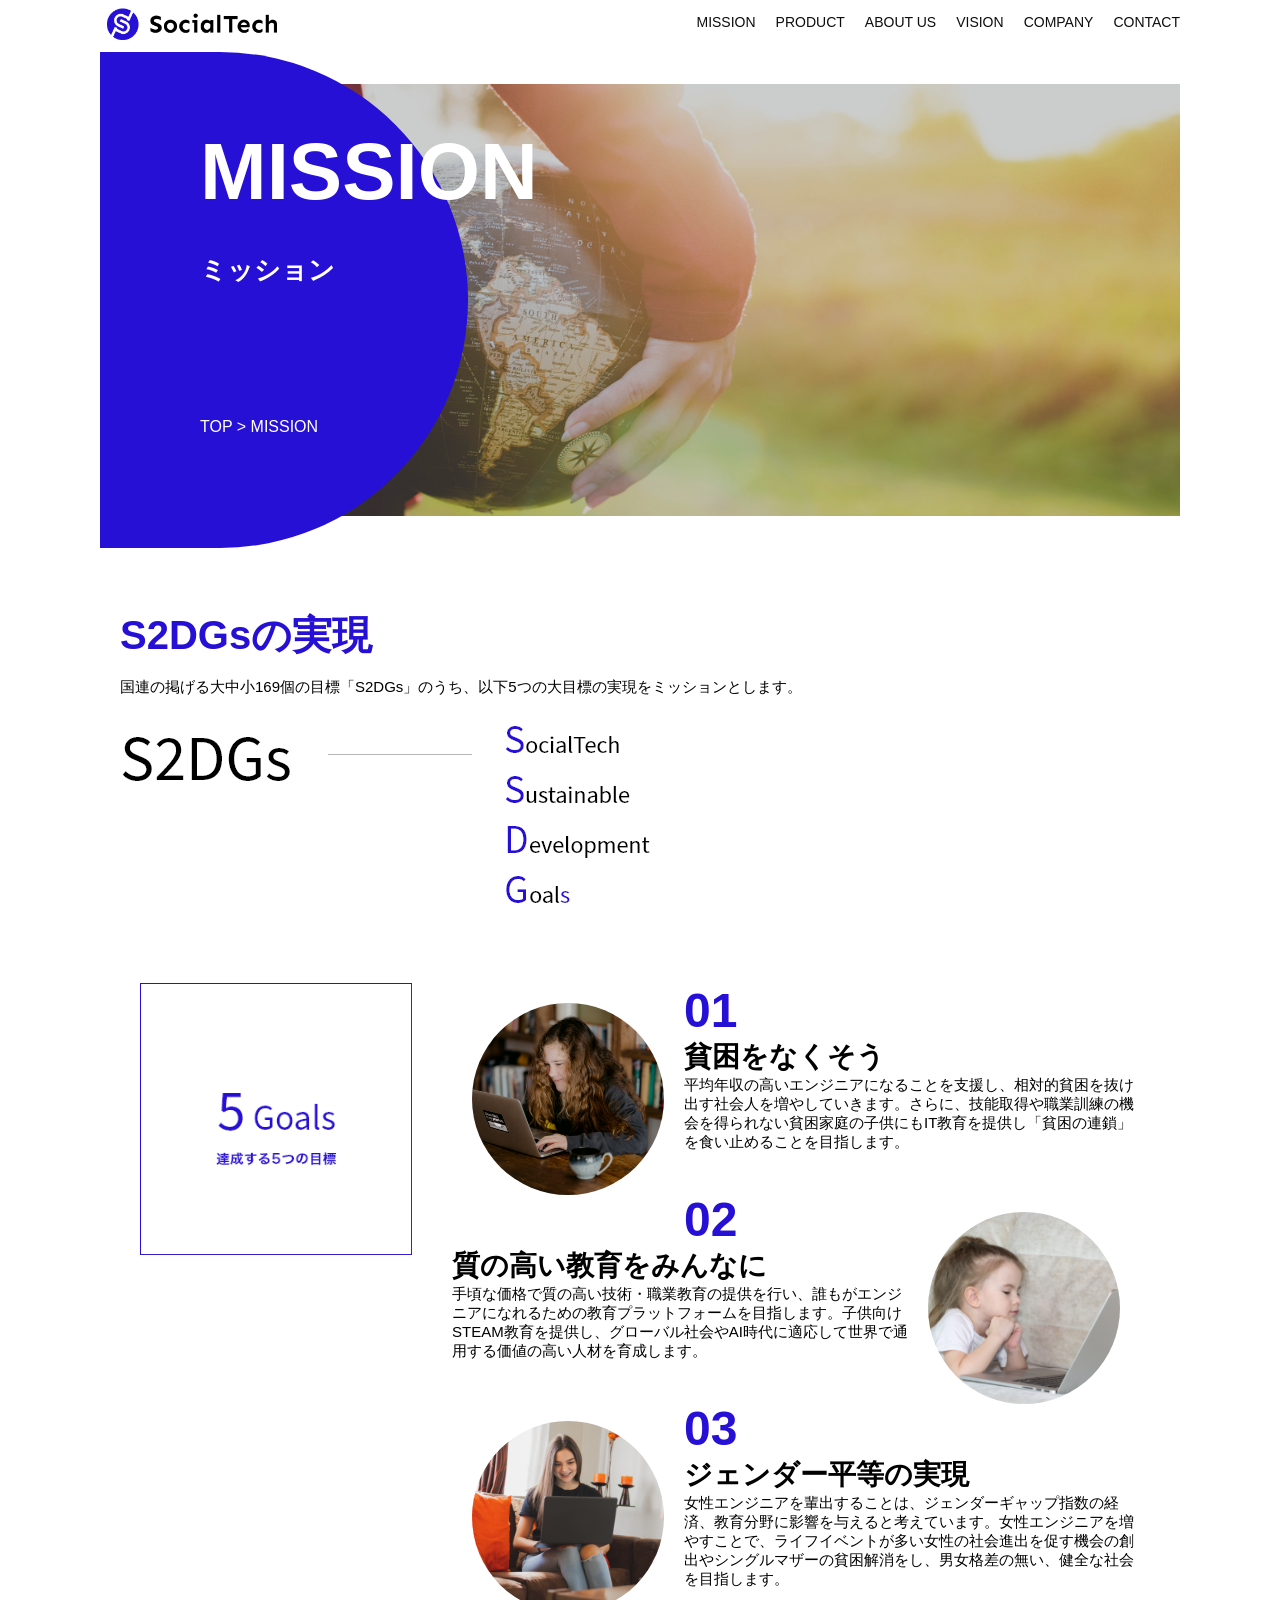
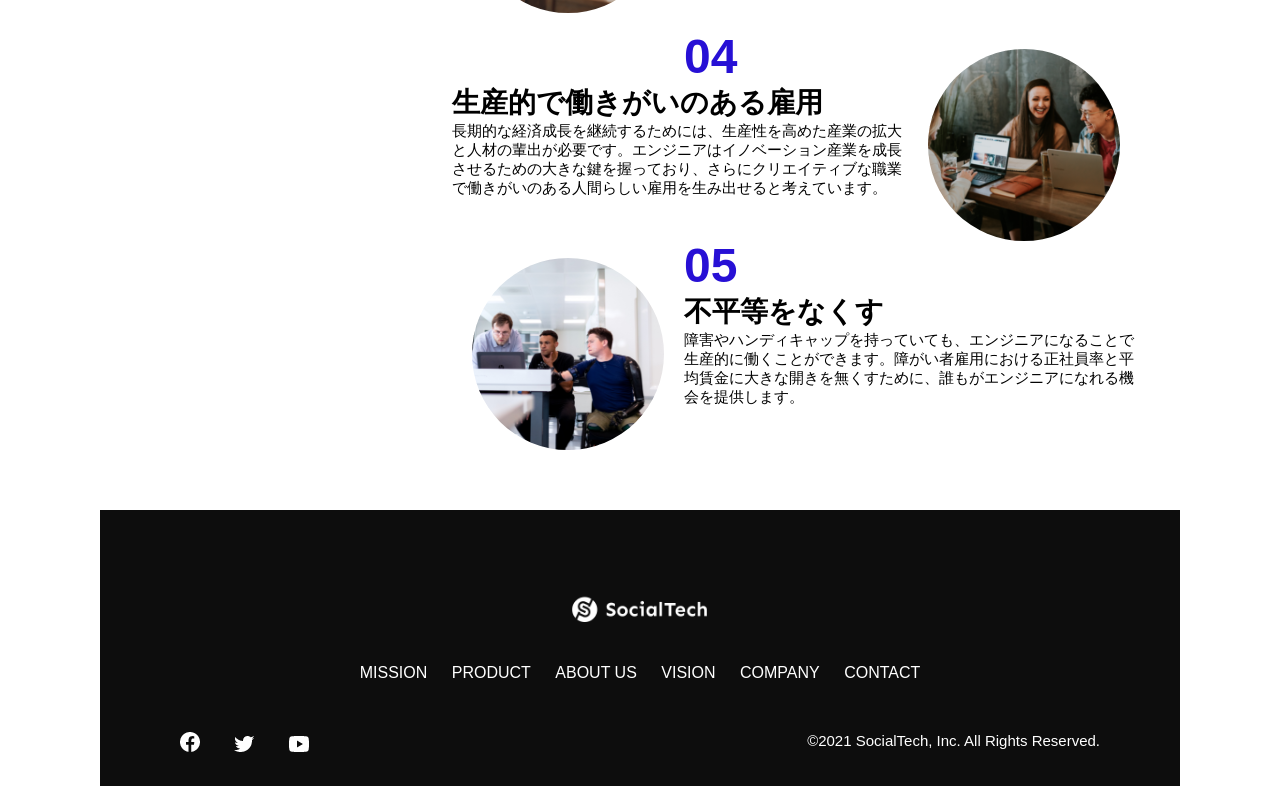
<file: mission.html>
<!DOCTYPE html>
<html>
  <head>
  <title>SocialTech - MISSION ミッション -</title>
  <meta charset="utf-8">
  <meta name="description" content="SocialTechが目指す5つの目標（S2DGs）を紹介します">
  <meta name="viewport" content="width=device-width, initial-scale=1.0">
  <link rel="stylesheet" href="style.css">
</head>
  <body>
    <!--ヘッダー-->
    <header>
      <!--ロゴ-->
      <a href="index.html" id="logo">
        <img src="images/logo.png" alt="トップページに戻る">
      </a>
      <!--PC用ナビゲーション-->
      <nav id="nav-pc">
        <ul>
          <li><a href="mission.html">MISSION</a></li>
          <li><a href="product.html">PRODUCT</a></li>
          <li><a href="index.html#aboutus">ABOUT US</a></li>
          <li><a href="index.html#vision">VISION</a></li>
          <li><a href="index.html#company">COMPANY</a></li>
          <li><a href="index.html#contact">CONTACT</a></li>
        </ul>
      </nav>
      
      <!-- スマホ用メニューボタン -->
       <button id="menu-sp" onclick="document.getElementById('nav-sp').style.display = 'block'">
        <img src="images/button-menu.png" alt="ナビゲーションを開く">
       </button>
       
       <!-- スマホ用ナビゲーション -->
         <div id="nav-sp">
          <button id="close" onclick="document.getElementById('nav-sp').style.display = 'none'">
            <img src="images/button-close.png" alt="ナビゲーションを閉じる">
          </button>

          <nav>
            <ul>
              <li>
                 <a id="logo-sp" href="index.html" onclick="document.getElementById('nav-sp').style.display = 'none'"><img src="images/logo-sp.png" alt="トップページに戻る"></a>
             </li>
             <li><a class="menu" href="mission.html" onclick="document.getElementById('nav-sp').style.display = 'none'">MISSION</a></li>
             <li><a class="menu" href="product.html" onclick="document.getElementById('nav-sp').style.display = 'none'">PRODUCT</a></li>
             <li><a class="menu" href="index.html#aboutus" onclick="document.getElementById('nav-sp').style.display = 'none'">ABOUT US</a></li>
             <li><a class="menu" href="index.html#vision" onclick="document.getElementById('nav-sp').style.display = 'none'">VISION</a></li>
             <li><a class="menu" href="index.html#company" onclick="document.getElementById('nav-sp').style.display = 'none'">COMPANY</a></li>
             <li><a class="menu" href="index.html#contact" onclick="document.getElementById('nav-sp').style.display = 'none'">CONTACT</a></li>
           </ul>
         </nav>
         <div id="sns">
          <a href="https://www.facebook.com/sejuku2013">
            <img src="images/button-facebook.png" alt="Facebookのリンク">
          </a>
          <a href="https://twitter.com/samuraijuku">
            <img src="images/button-twitter.png" alt="Twitterのリンク">
          </a>
          <a href="https://www.youtube.com/channel/UCCFOQO5aDK0xXam4cUQXT8g">
            <img src="images/button-youtube.png" alt="YouTubeのリンク">
          </a>
         </div>
      </div>
    </header>

    <main>
      <article>
        <section id="mission-main">
          <div class="mission-main-inner">
            <div id="mission-title">
              <h1>MISSION<br><span>ミッション</span></h1>
              <p>TOP > MISSION</p>
            </div>
          </div>
        </section>

        <section id="mission-s2dgs">
          <h2 class="mission-h2">S2DGsの実現</h2>
          <p>国連の掲げる大中小169個の目標「S2DGs」のうち、以下5つの大目標の実現をミッションとします。</p>
          <img src="images/mission/mission-s2dgs.png" alt="S2DGs">
        </section>

        <section id="mission-five-goals">
          <div class="five-goals-image">
            <img src="images/mission/mission-5goals.png" alt="5Goals">
          </div>
          <div class="five-goals-read">
            <div>
              <img class="fivegoals-image-left" src="images/mission/mission-5goals01.png" alt="PCを操作する女の子">
              <span class="fivegoals-number">01</span>
              <h3 class="fivegoals-h3">貧困をなくそう</h3>
              <p class="fivegoals-p">平均年収の高いエンジニアになることを支援し、相対的貧困を抜け出す社会人を増やしていきます。さらに、技能取得や職業訓練の機会を得られない貧困家庭の子供にもIT教育を提供し「貧困の連鎖」を食い止めることを目指します。</p>
            </div>
            <div>
              <img class="fivegoals-image-right" src="images/mission/mission-5goals02.png" alt="PCを見つめる小さい女の子">
              <span class="fivegoals-number">02</span>
              <h3 class="fivegoals-h3">質の高い教育をみんなに</h3>
              <p class="fivegoals-p">手頃な価格で質の高い技術・職業教育の提供を行い、誰もがエンジニアになれるための教育プラットフォームを目指します。子供向けSTEAM教育を提供し、グローバル社会やAI時代に適応して世界で通用する価値の高い人材を育成します。</p>
            </div>
            <div>
              <img class="fivegoals-image-left" src="images/mission/mission-5goals03.png" alt="PCを操作する女性">
              <span class="fivegoals-number">03</span>
              <h3 class="fivegoals-h3">ジェンダー平等の実現</h3>
              <p class="fivegoals-p">女性エンジニアを輩出することは、ジェンダーギャップ指数の経済、教育分野に影響を与えると考えています。女性エンジニアを増やすことで、ライフイベントが多い女性の社会進出を促す機会の創出やシングルマザーの貧困解消をし、男女格差の無い、健全な社会を目指します。</p>
            </div>
            <div>
              <img class="fivegoals-image-right" src="images/mission/mission-5goals04.png" alt="笑顔で話し合う3人の男女">
              <span class="fivegoals-number">04</span>
              <h3 class="fivegoals-h3">生産的で働きがいのある雇用</h3>
              <p class="fivegoals-p">長期的な経済成長を継続するためには、生産性を高めた産業の拡大と人材の輩出が必要です。エンジニアはイノベーション産業を成長させるための大きな鍵を握っており、さらにクリエイティブな職業で働きがいのある人間らしい雇用を生み出せると考えています。 </p>
            </div>
            <div>
              <img class="fivegoals-image-left" src="images/mission/mission-5goals05.png" alt="障害を持つ男性が生き生きと働く様子">
              <span class="fivegoals-number">05</span>
              <h3 class="fivegoals-h3">不平等をなくす</h3>
              <p class="fivegoals-p">障害やハンディキャップを持っていても、エンジニアになることで生産的に働くことができます。障がい者雇用における正社員率と平均賃金に大きな開きを無くすために、誰もがエンジニアになれる機会を提供します。</p>
            </div>
          </div>
        </section>

      </article>
    </main>

    <footer>
      <div id="footer-logo">
        <img src="images/logo-sp.png" alt="SocialTech">
      </div>
      <div id="footer-link">
        <a href="mission.html">MISSION</a>
        <a href="product.html">PRODUCT</a>
        <a href="index.html#aboutus">ABOUT US</a>
        <a href="index.html#vision">VISION</a>
        <a href="index.html#company">COMPANY</a>
        <a href="index.html#contact">CONTACT</a>
      </div>
      <div id="sns-footer">
         <div class="sns-btns">
           <a href="https://www.facebook.com/sejuku2013"><img src="images/button-facebook.png" alt="Facebookのリンク"></a>
           <a href="https://twitter.com/samuraijuku"><img src="images/button-twitter.png" alt="Twitterのリンク"></a>
           <a href="https://www.youtube.com/channel/UCCFOQO5aDK0xXam4cUQXT8g"><img src="images/button-youtube.png" alt="YouTubeのリンク"></a>
         </div>
         <p id="copyright">&copy;2021 SocialTech, Inc. All Rights Reserved.</p>
       </div>
    </footer>
  </body>
</html>
</file>
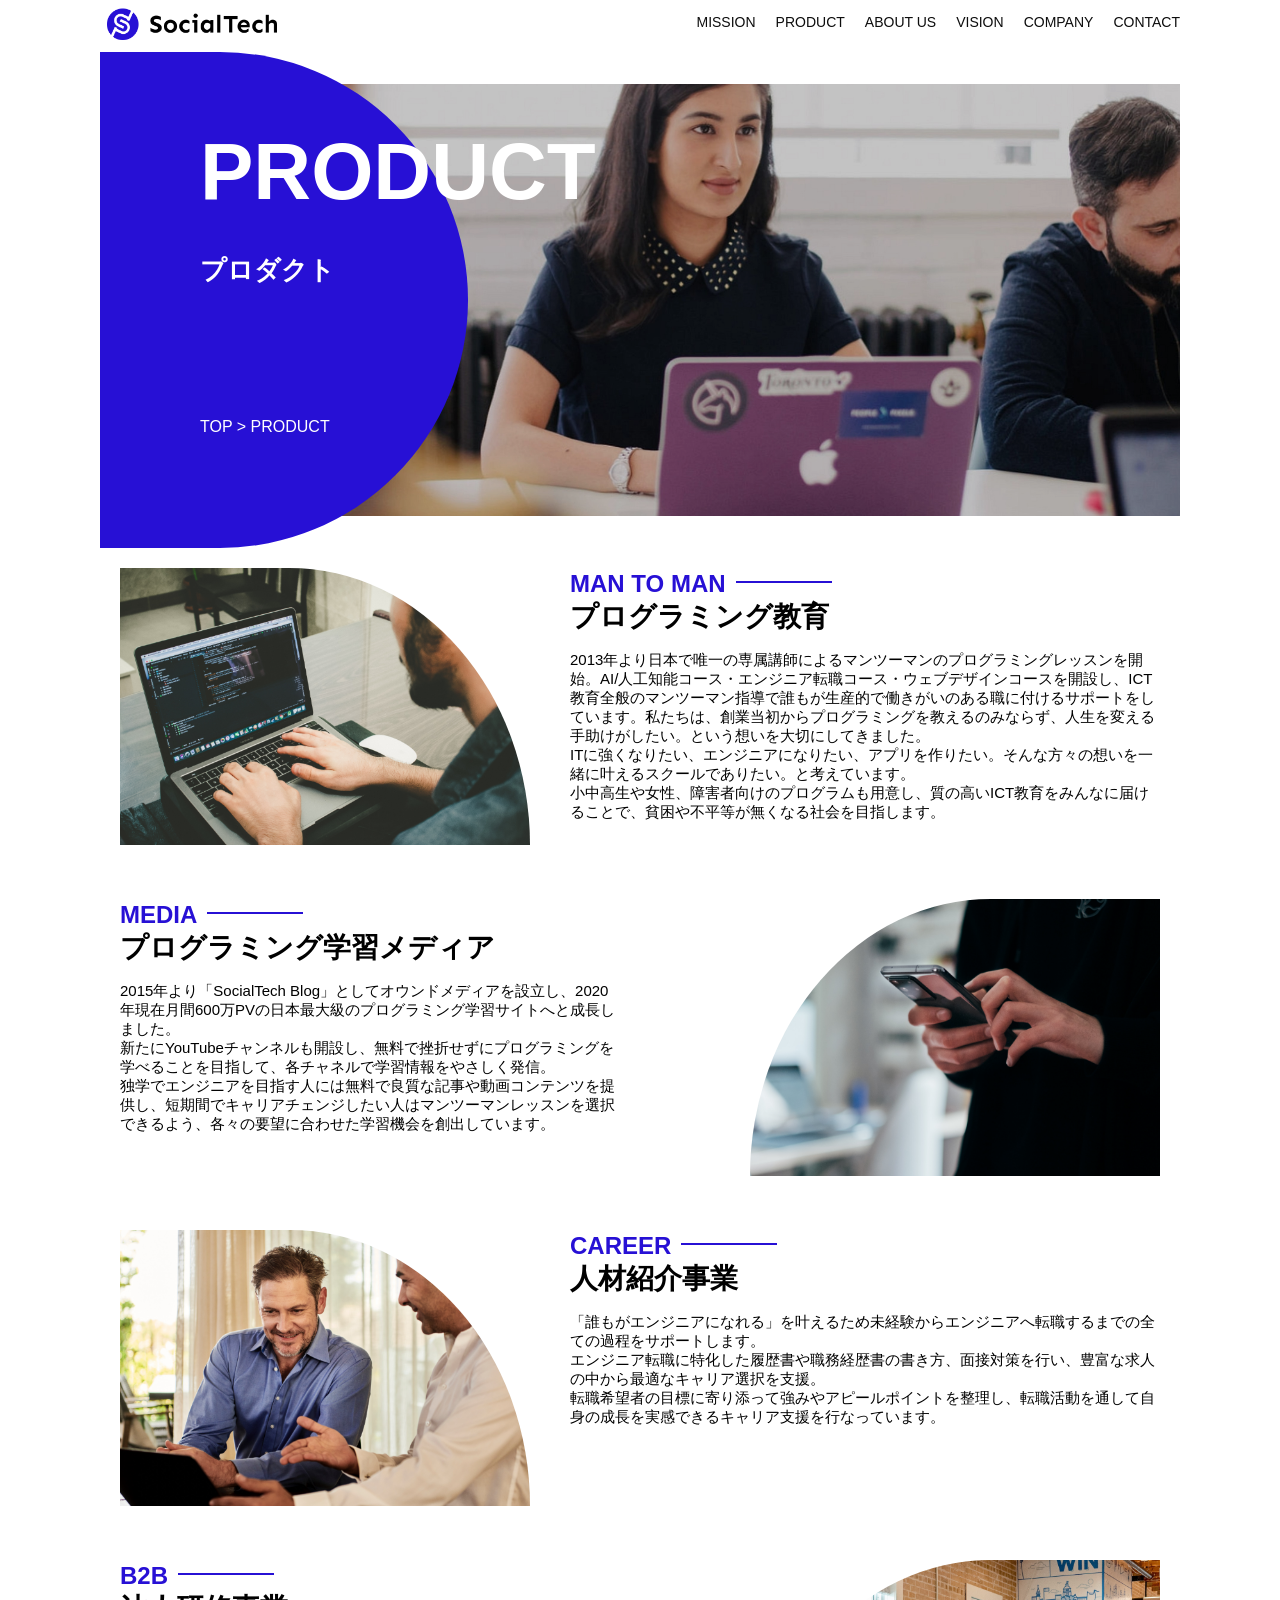
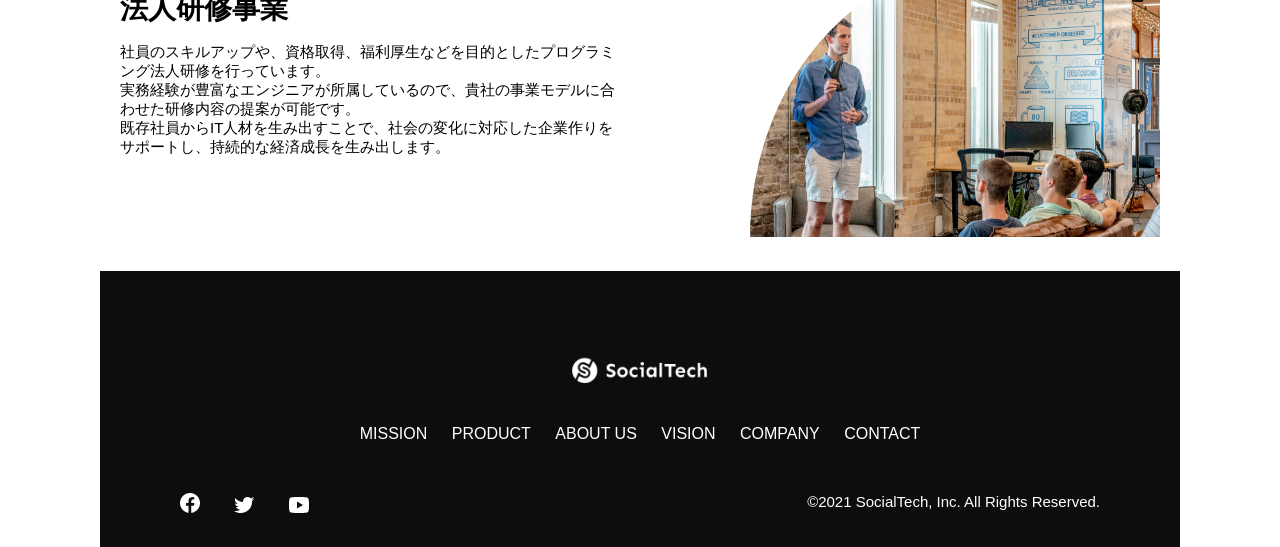
<file: product.html>
<!DOCTYPE html>
<html>
  <head>
    <title>SocialTech -PRODUCT プロダクト-</title>
    <meta charset="utf-8">
    <meta name="description" content="SocialTechの4つのプロダクトを紹介します">
    <meta name="viewport" content="width=device-width, initial-scale=1.0">
    <link rel="stylesheet" href="style.css">
  </head>

  <body>
    <!-- ヘッダー -->
     <header>
      <!-- ロゴ -->
       <a href="index.html" id="logo">
        <img src="images/logo.png" alt="トップページに戻る">
       </a>

       <!-- PC用ナビゲーション -->
        <nav id="nav-pc">
          <ul>
            <li><a href="mission.html">MISSION</a></li>
            <li><a href="product.html">PRODUCT</a></li>
            <li><a href="index.html#aboutus">ABOUT US</a></li>
            <li><a href="index.html#vision">VISION</a></li>
            <li><a href="index.html#company">COMPANY</a></li>
            <li><a href="index.html#contact">CONTACT</a></li>
          </ul>
        </nav>

      <!-- スマホ用メニューボタン -->
       <button id="menu-sp" onclick="document.getElementById('nav-sp').style.display = 'block'">
        <img src="images/button-menu.png" alt="ナビゲーションを開く">
       </button>

       <!-- スマホ用ナビゲーション -->
        <div id="nav-sp">
          <button id="close" onclick="document.getElementById('nav-sp').style.display = 'none'">
            <img src="images/button-close.png" alt="ナビゲーションを閉じる">
          </button>

          <nav>
            <ul>
              <li>
                <a id="logo-sp" href="index.html" onclick="document.getElementById('nav-sp').style.display = 'none'"><img src="images/logo-sp.png" alt="トップページに戻る"></a>
              </li>
                <li><a class="menu" href="mission.html" onclick="document.getElementById('nav-sp').style.display = 'none'">MISSION</a></li>
                <li><a class="menu" href="product.html" onclick="document.getElementById('nav-sp').style.display = 'none'">PRODUCT</a></li>
                <li><a class="menu" href="index.html#aboutus" onclick="document.getElementById('nav-sp').style.display = 'none'">ABOUT US</a></li>
                <li><a class="menu" href="index.html#vision" onclick="document.getElementById('nav-sp').style.display = 'none'">VISION</a></li>
                <li><a class="menu" href="index.html#company" onclick="document.getElementById('nav-sp').style.display = 'none'">COMPANY</a></li>
                <li><a class="menu" href="index.html#contact" onclick="document.getElementById('nav-sp').style.display = 'none'">CONTACT</a></li>
            </ul>
          </nav>
          <div id="sns">
          <a href="https://www.facebook.com/sejuku2013">
            <img src="images/button-facebook.png" alt="Facebookのリンク">
          </a>
          <a href="https://twitter.com/samuraijuku">
            <img src="images/button-twitter.png" alt="Twitterのリンク">
          </a>
          <a href="https://www.youtube.com/channel/UCCFOQO5aDK0xXam4cUQXT8g">
            <img src="images/button-youtube.png" alt="YouTubeのリンク">
          </a>
         </div>
        </div>
     </header>

     <main>
      <article>
        <section id="product-main">
          <div class="product-main-inner">
            <div id="product-title">
              <h1>PRODUCT<br><span>プロダクト</span></h1>
              <p>TOP > PRODUCT</p>
            </div>
          </div>
        </section>

        <section class="product-section product-section-left">
          <div class="product-section-img">
            <img src="images/product/product-mantoman.png" alt="PCでコードを書く男性">
          </div>
          <div class="product-read">
            <h2 class="product-h2">MAN TO MAN</h2>
            <h3 class="product-h3">プログラミング教育</h3>
            <p>2013年より日本で唯一の専属講師によるマンツーマンのプログラミングレッスンを開始。AI/人工知能コース・エンジニア転職コース・ウェブデザインコースを開設し、ICT教育全般のマンツーマン指導で誰もが生産的で働きがいのある職に付けるサポートをしています。私たちは、創業当初からプログラミングを教えるのみならず、人生を変える手助けがしたい。という想いを大切にしてきました。<br>ITに強くなりたい、エンジニアになりたい、アプリを作りたい。そんな方々の想いを一緒に叶えるスクールでありたい。と考えています。<br>小中高生や女性、障害者向けのプログラムも用意し、質の高いICT教育をみんなに届けることで、貧困や不平等が無くなる社会を目指します。</p>
          </div>
        </section>

        <section class="product-section product-section-right">
          <div class="product-read">
            <h2 class="product-h2">MEDIA</h2>
            <h3 class="product-h3">プログラミング学習メディア</h3>
            <p>2015年より「SocialTech Blog」としてオウンドメディアを設立し、2020年現在月間600万PVの日本最大級のプログラミング学習サイトへと成長しました。<br>新たにYouTubeチャンネルも開設し、無料で挫折せずにプログラミングを学べることを目指して、各チャネルで学習情報をやさしく発信。<br>独学でエンジニアを目指す人には無料で良質な記事や動画コンテンツを提供し、短期間でキャリアチェンジしたい人はマンツーマンレッスンを選択できるよう、各々の要望に合わせた学習機会を創出しています。</p>
          </div>
          <div class="product-section-img">
            <img src="images/product/product-media.png" alt="スマートフォンを操作する人">
          </div>
        </section>

        <section class="product-section product-section-left">
          <div class="product-section-img">
            <img src="images/product/product-career.png" alt="笑顔で話し合う2人の男性">
          </div>
          <div class="product-read">
            <h2 class="product-h2">CAREER</h2>
            <h3 class="product-h3">人材紹介事業</h3>
            <p>「誰もがエンジニアになれる」を叶えるため未経験からエンジニアへ転職するまでの全ての過程をサポートします。<br>エンジニア転職に特化した履歴書や職務経歴書の書き方、面接対策を行い、豊富な求人の中から最適なキャリア選択を支援。<br>転職希望者の目標に寄り添って強みやアピールポイントを整理し、転職活動を通して自身の成長を実感できるキャリア支援を行なっています。<br></p>
          </div>
        </section>

        <section class="product-section product-section-right">
          <div class="product-read">
            <h2 class="product-h2">B2B</h2>
            <h3 class="product-h3">法人研修事業</h3>
            <p>社員のスキルアップや、資格取得、福利厚生などを目的としたプログラミング法人研修を行っています。<br>実務経験が豊富なエンジニアが所属しているので、貴社の事業モデルに合わせた研修内容の提案が可能です。<br>既存社員からIT人材を生み出すことで、社会の変化に対応した企業作りをサポートし、持続的な経済成長を生み出します。</p>
          </div>
          <div class="product-section-img">
            <img src="images/product/product-b2b.png" alt="講演中の男性とそれを聴く人々">
          </div>
        </section>
      </article>
     </main>

     <footer>
      <div id="footer-logo">
        <img src="images/logo-sp.png" alt="SocialTech">
      </div>
     <div id="footer-link">
      <a href="mission.html">MISSION</a>
        <a href="product.html">PRODUCT</a>
        <a href="index.html#aboutus">ABOUT US</a>
        <a href="index.html#vision">VISION</a>
        <a href="index.html#company">COMPANY</a>
        <a href="index.html#contact">CONTACT</a>
      </div>
      <div id="sns-footer">
         <div class="sns-btns">
           <a href="https://www.facebook.com/sejuku2013"><img src="images/button-facebook.png" alt="Facebookのリンク"></a>
           <a href="https://twitter.com/samuraijuku"><img src="images/button-twitter.png" alt="Twitterのリンク"></a>
           <a href="https://www.youtube.com/channel/UCCFOQO5aDK0xXam4cUQXT8g"><img src="images/button-youtube.png" alt="YouTubeのリンク"></a>
         </div>
         <p id="copyright">&copy;2021 SocialTech, Inc. All Rights Reserved.</p>
       </div>
      </footer>
  </body>
</html>
</file>
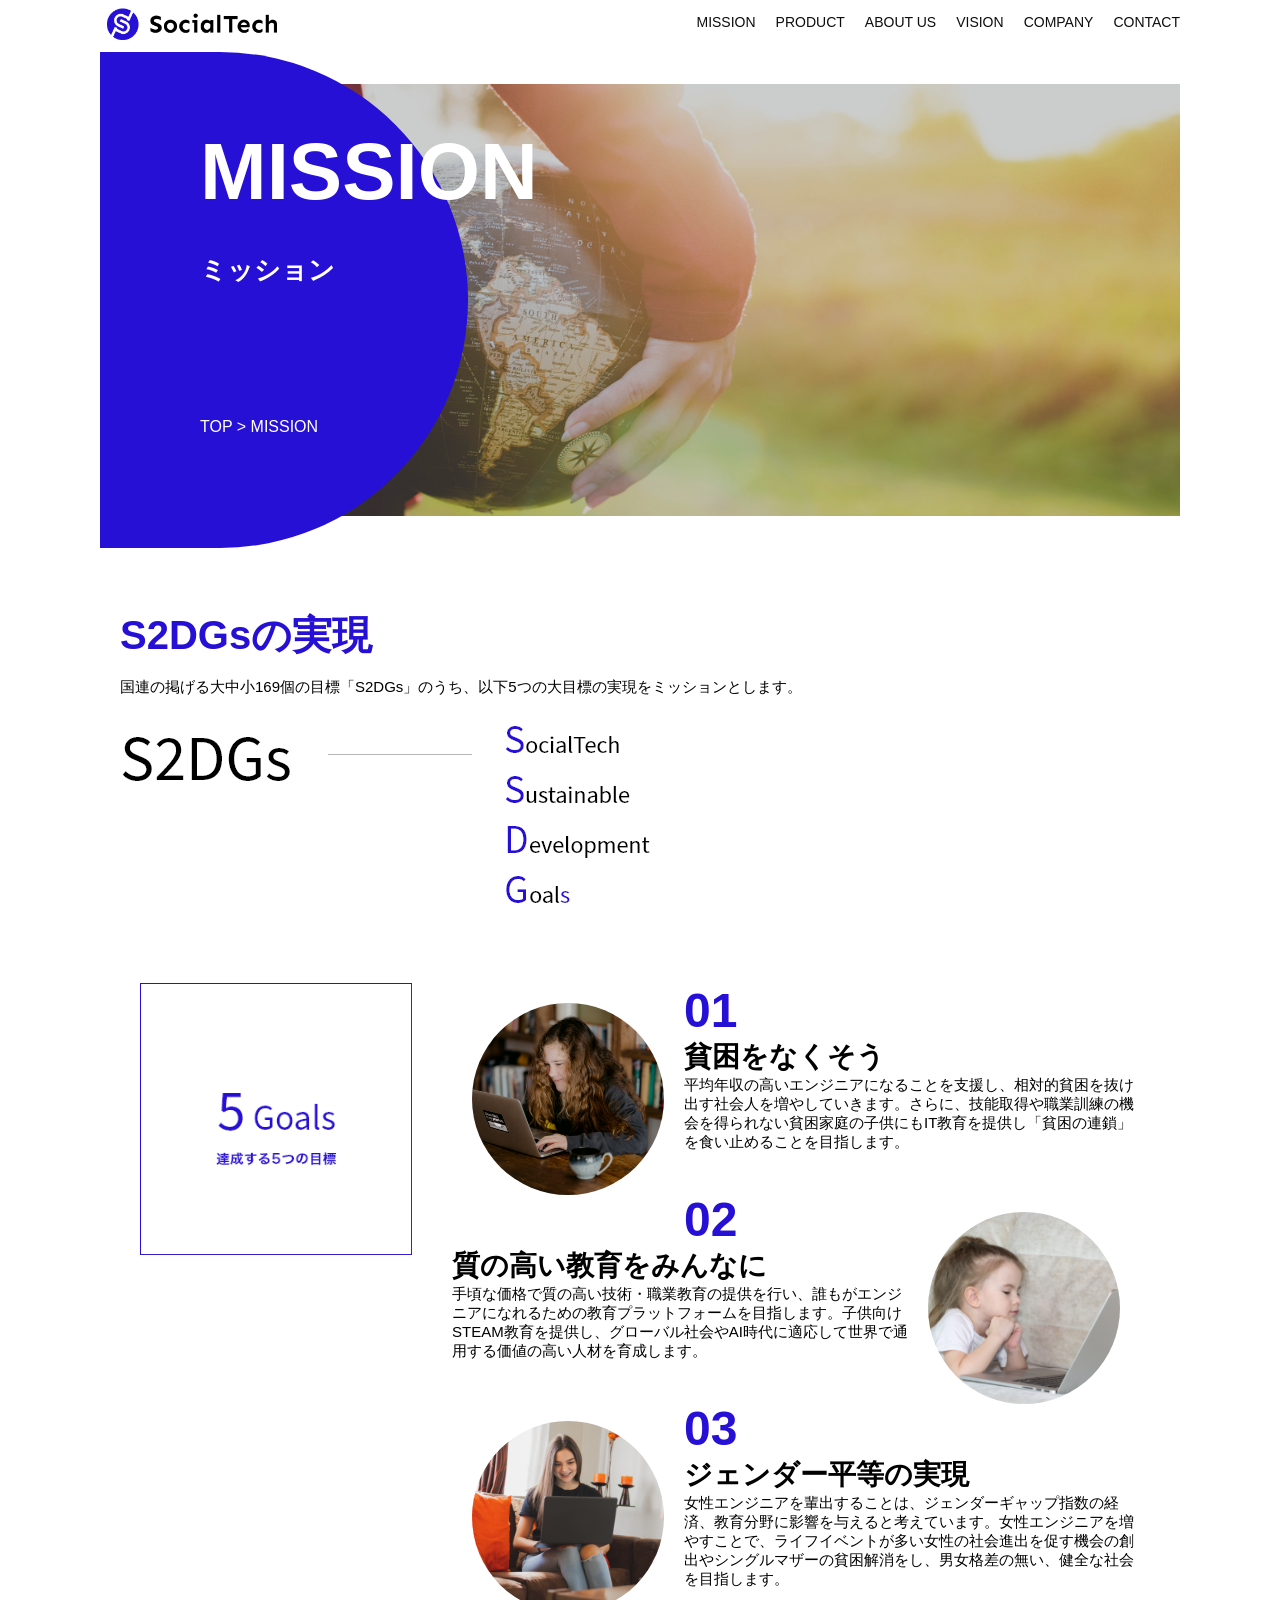
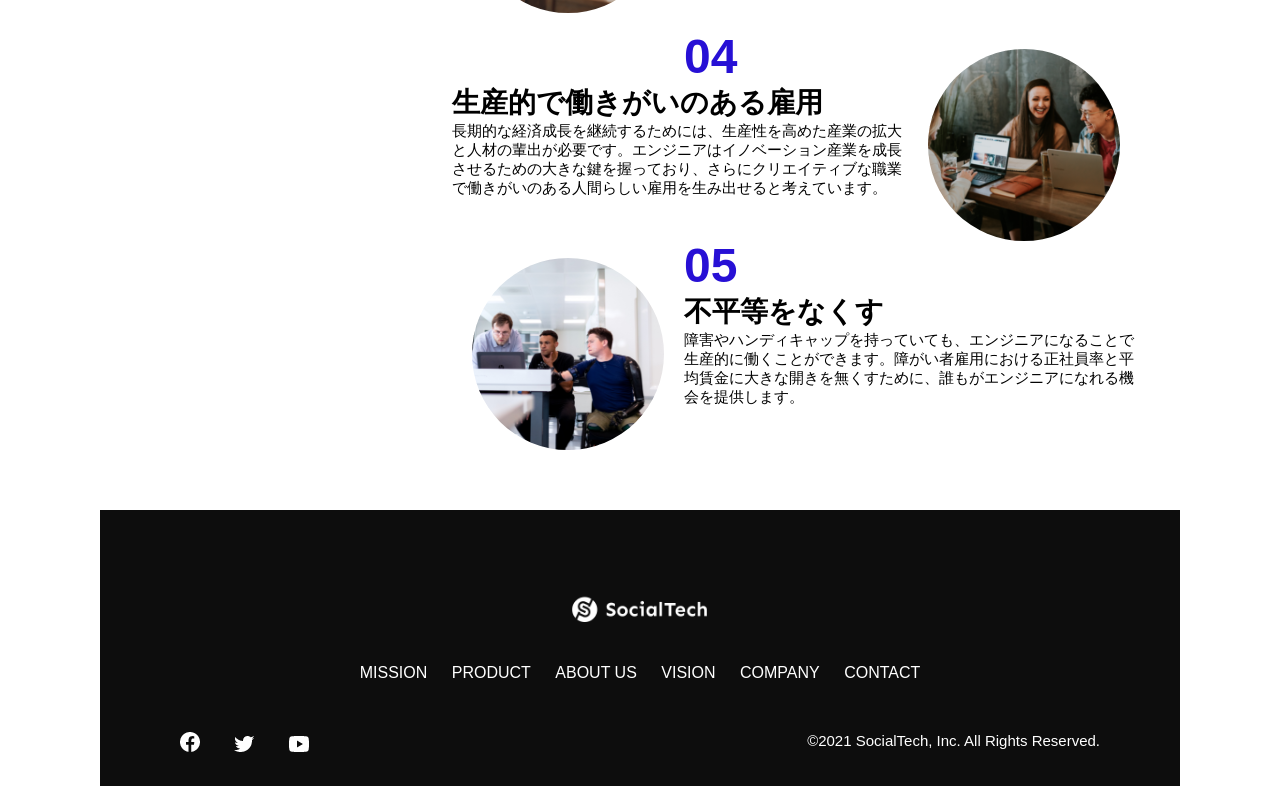
<file: kadai_tutorial_output/mission.html>
<!DOCTYPE html>
<html>
  <head>
  <title>SocialTech - MISSION ミッション -</title>
  <meta charset="utf-8">
  <meta name="description" content="SocialTechが目指す5つの目標（S2DGs）を紹介します">
  <meta name="viewport" content="width=device-width, initial-scale=1.0">
  <link rel="stylesheet" href="style.css">
</head>
  <body>
    <!--ヘッダー-->
    <header>
      <!--ロゴ-->
      <a href="index.html" id="logo">
        <img src="images/logo.png" alt="トップページに戻る">
      </a>
      <!--PC用ナビゲーション-->
      <nav id="nav-pc">
        <ul>
          <li><a href="mission.html">MISSION</a></li>
          <li><a href="product.html">PRODUCT</a></li>
          <li><a href="index.html#aboutus">ABOUT US</a></li>
          <li><a href="index.html#vision">VISION</a></li>
          <li><a href="index.html#company">COMPANY</a></li>
          <li><a href="index.html#contact">CONTACT</a></li>
        </ul>
      </nav>
      
      <!-- スマホ用メニューボタン -->
       <button id="menu-sp" onclick="document.getElementById('nav-sp').style.display = 'block'">
        <img src="images/button-menu.png" alt="ナビゲーションを開く">
       </button>
       
       <!-- スマホ用ナビゲーション -->
         <div id="nav-sp">
          <button id="close" onclick="document.getElementById('nav-sp').style.display = 'none'">
            <img src="images/button-close.png" alt="ナビゲーションを閉じる">
          </button>

          <nav>
            <ul>
              <li>
                 <a id="logo-sp" href="index.html" onclick="document.getElementById('nav-sp').style.display = 'none'"><img src="images/logo-sp.png" alt="トップページに戻る"></a>
             </li>
             <li><a class="menu" href="mission.html" onclick="document.getElementById('nav-sp').style.display = 'none'">MISSION</a></li>
             <li><a class="menu" href="product.html" onclick="document.getElementById('nav-sp').style.display = 'none'">PRODUCT</a></li>
             <li><a class="menu" href="index.html#aboutus" onclick="document.getElementById('nav-sp').style.display = 'none'">ABOUT US</a></li>
             <li><a class="menu" href="index.html#vision" onclick="document.getElementById('nav-sp').style.display = 'none'">VISION</a></li>
             <li><a class="menu" href="index.html#company" onclick="document.getElementById('nav-sp').style.display = 'none'">COMPANY</a></li>
             <li><a class="menu" href="index.html#contact" onclick="document.getElementById('nav-sp').style.display = 'none'">CONTACT</a></li>
           </ul>
         </nav>
         <div id="sns">
          <a href="https://www.facebook.com/sejuku2013">
            <img src="images/button-facebook.png" alt="Facebookのリンク">
          </a>
          <a href="https://twitter.com/samuraijuku">
            <img src="images/button-twitter.png" alt="Twitterのリンク">
          </a>
          <a href="https://www.youtube.com/channel/UCCFOQO5aDK0xXam4cUQXT8g">
            <img src="images/button-youtube.png" alt="YouTubeのリンク">
          </a>
         </div>
      </div>
    </header>

    <main>
      <article>
        <section id="mission-main">
          <div class="mission-main-inner">
            <div id="mission-title">
              <h1>MISSION<br><span>ミッション</span></h1>
              <p>TOP > MISSION</p>
            </div>
          </div>
        </section>

        <section id="mission-s2dgs">
          <h2 class="mission-h2">S2DGsの実現</h2>
          <p>国連の掲げる大中小169個の目標「S2DGs」のうち、以下5つの大目標の実現をミッションとします。</p>
          <img src="images/mission/mission-s2dgs.png" alt="S2DGs">
        </section>

        <section id="mission-five-goals">
          <div class="five-goals-image">
            <img src="images/mission/mission-5goals.png" alt="5Goals">
          </div>
          <div class="five-goals-read">
            <div>
              <img class="fivegoals-image-left" src="images/mission/mission-5goals01.png" alt="PCを操作する女の子">
              <span class="fivegoals-number">01</span>
              <h3 class="fivegoals-h3">貧困をなくそう</h3>
              <p class="fivegoals-p">平均年収の高いエンジニアになることを支援し、相対的貧困を抜け出す社会人を増やしていきます。さらに、技能取得や職業訓練の機会を得られない貧困家庭の子供にもIT教育を提供し「貧困の連鎖」を食い止めることを目指します。</p>
            </div>
            <div>
              <img class="fivegoals-image-right" src="images/mission/mission-5goals02.png" alt="PCを見つめる小さい女の子">
              <span class="fivegoals-number">02</span>
              <h3 class="fivegoals-h3">質の高い教育をみんなに</h3>
              <p class="fivegoals-p">手頃な価格で質の高い技術・職業教育の提供を行い、誰もがエンジニアになれるための教育プラットフォームを目指します。子供向けSTEAM教育を提供し、グローバル社会やAI時代に適応して世界で通用する価値の高い人材を育成します。</p>
            </div>
            <div>
              <img class="fivegoals-image-left" src="images/mission/mission-5goals03.png" alt="PCを操作する女性">
              <span class="fivegoals-number">03</span>
              <h3 class="fivegoals-h3">ジェンダー平等の実現</h3>
              <p class="fivegoals-p">女性エンジニアを輩出することは、ジェンダーギャップ指数の経済、教育分野に影響を与えると考えています。女性エンジニアを増やすことで、ライフイベントが多い女性の社会進出を促す機会の創出やシングルマザーの貧困解消をし、男女格差の無い、健全な社会を目指します。</p>
            </div>
            <div>
              <img class="fivegoals-image-right" src="images/mission/mission-5goals04.png" alt="笑顔で話し合う3人の男女">
              <span class="fivegoals-number">04</span>
              <h3 class="fivegoals-h3">生産的で働きがいのある雇用</h3>
              <p class="fivegoals-p">長期的な経済成長を継続するためには、生産性を高めた産業の拡大と人材の輩出が必要です。エンジニアはイノベーション産業を成長させるための大きな鍵を握っており、さらにクリエイティブな職業で働きがいのある人間らしい雇用を生み出せると考えています。 </p>
            </div>
            <div>
              <img class="fivegoals-image-left" src="images/mission/mission-5goals05.png" alt="障害を持つ男性が生き生きと働く様子">
              <span class="fivegoals-number">05</span>
              <h3 class="fivegoals-h3">不平等をなくす</h3>
              <p class="fivegoals-p">障害やハンディキャップを持っていても、エンジニアになることで生産的に働くことができます。障がい者雇用における正社員率と平均賃金に大きな開きを無くすために、誰もがエンジニアになれる機会を提供します。</p>
            </div>
          </div>
        </section>

      </article>
    </main>

    <footer>
      <div id="footer-logo">
        <img src="images/logo-sp.png" alt="SocialTech">
      </div>
      <div id="footer-link">
        <a href="mission.html">MISSION</a>
        <a href="product.html">PRODUCT</a>
        <a href="index.html#aboutus">ABOUT US</a>
        <a href="index.html#vision">VISION</a>
        <a href="index.html#company">COMPANY</a>
        <a href="index.html#contact">CONTACT</a>
      </div>
      <div id="sns-footer">
         <div class="sns-btns">
           <a href="https://www.facebook.com/sejuku2013"><img src="images/button-facebook.png" alt="Facebookのリンク"></a>
           <a href="https://twitter.com/samuraijuku"><img src="images/button-twitter.png" alt="Twitterのリンク"></a>
           <a href="https://www.youtube.com/channel/UCCFOQO5aDK0xXam4cUQXT8g"><img src="images/button-youtube.png" alt="YouTubeのリンク"></a>
         </div>
         <p id="copyright">&copy;2021 SocialTech, Inc. All Rights Reserved.</p>
       </div>
    </footer>
  </body>
</html>
</file>
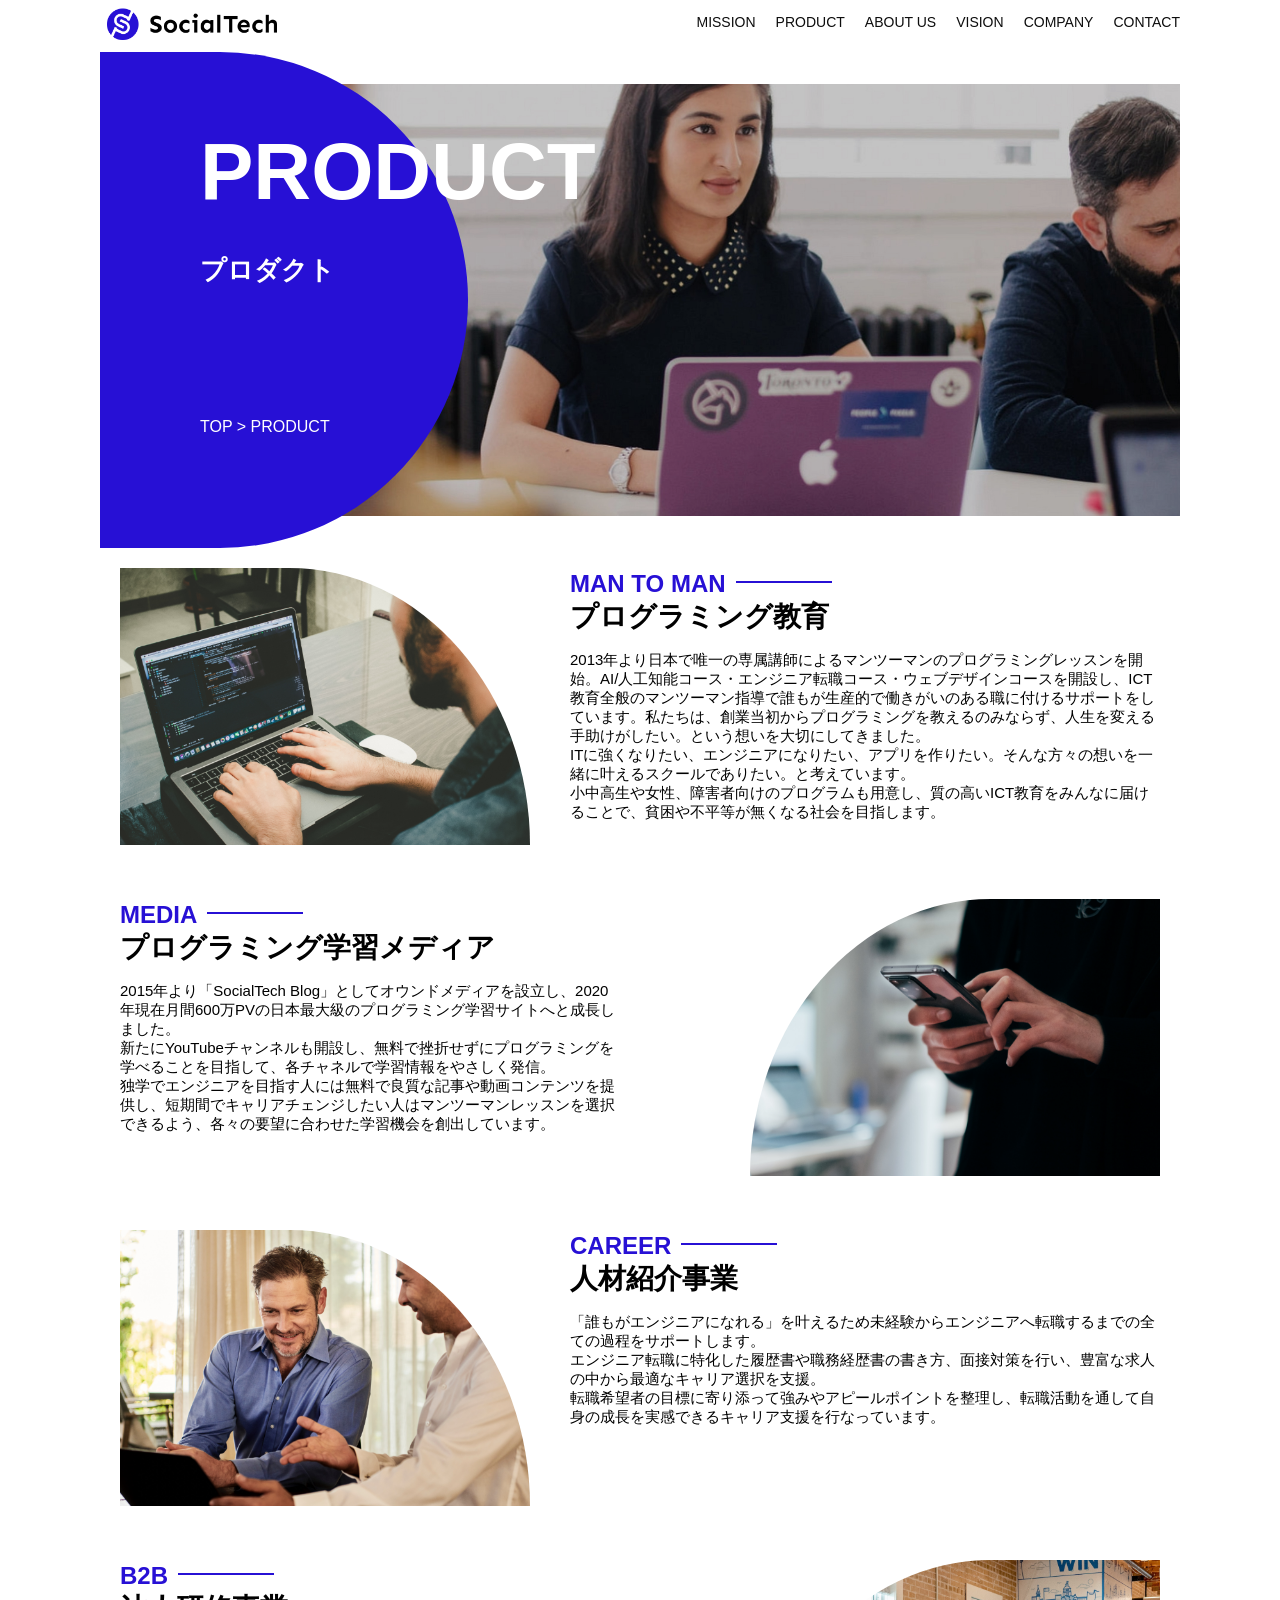
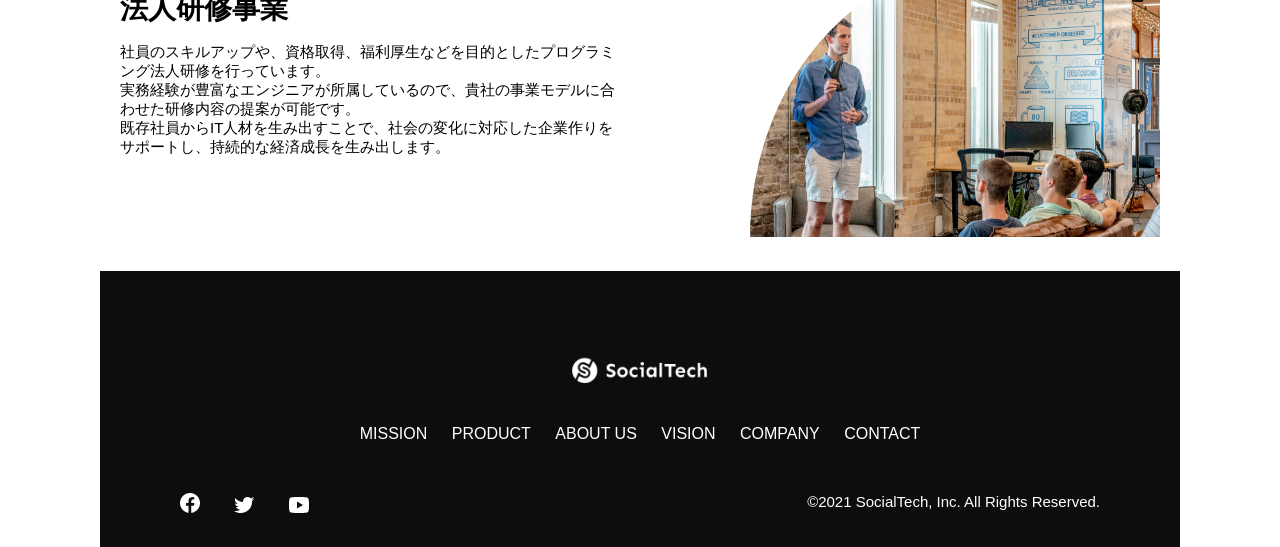
<file: kadai_tutorial_output/product.html>
<!DOCTYPE html>
<html>
  <head>
    <title>SocialTech -PRODUCT プロダクト-</title>
    <meta charset="utf-8">
    <meta name="description" content="SocialTechの4つのプロダクトを紹介します">
    <meta name="viewport" content="width=device-width, initial-scale=1.0">
    <link rel="stylesheet" href="style.css">
  </head>

  <body>
    <!-- ヘッダー -->
     <header>
      <!-- ロゴ -->
       <a href="index.html" id="logo">
        <img src="images/logo.png" alt="トップページに戻る">
       </a>

       <!-- PC用ナビゲーション -->
        <nav id="nav-pc">
          <ul>
            <li><a href="mission.html">MISSION</a></li>
            <li><a href="product.html">PRODUCT</a></li>
            <li><a href="index.html#aboutus">ABOUT US</a></li>
            <li><a href="index.html#vision">VISION</a></li>
            <li><a href="index.html#company">COMPANY</a></li>
            <li><a href="index.html#contact">CONTACT</a></li>
          </ul>
        </nav>

      <!-- スマホ用メニューボタン -->
       <button id="menu-sp" onclick="document.getElementById('nav-sp').style.display = 'block'">
        <img src="images/button-menu.png" alt="ナビゲーションを開く">
       </button>

       <!-- スマホ用ナビゲーション -->
        <div id="nav-sp">
          <button id="close" onclick="document.getElementById('nav-sp').style.display = 'none'">
            <img src="images/button-close.png" alt="ナビゲーションを閉じる">
          </button>

          <nav>
            <ul>
              <li>
                <a id="logo-sp" href="index.html" onclick="document.getElementById('nav-sp').style.display = 'none'"><img src="images/logo-sp.png" alt="トップページに戻る"></a>
              </li>
                <li><a class="menu" href="mission.html" onclick="document.getElementById('nav-sp').style.display = 'none'">MISSION</a></li>
                <li><a class="menu" href="product.html" onclick="document.getElementById('nav-sp').style.display = 'none'">PRODUCT</a></li>
                <li><a class="menu" href="index.html#aboutus" onclick="document.getElementById('nav-sp').style.display = 'none'">ABOUT US</a></li>
                <li><a class="menu" href="index.html#vision" onclick="document.getElementById('nav-sp').style.display = 'none'">VISION</a></li>
                <li><a class="menu" href="index.html#company" onclick="document.getElementById('nav-sp').style.display = 'none'">COMPANY</a></li>
                <li><a class="menu" href="index.html#contact" onclick="document.getElementById('nav-sp').style.display = 'none'">CONTACT</a></li>
            </ul>
          </nav>
          <div id="sns">
          <a href="https://www.facebook.com/sejuku2013">
            <img src="images/button-facebook.png" alt="Facebookのリンク">
          </a>
          <a href="https://twitter.com/samuraijuku">
            <img src="images/button-twitter.png" alt="Twitterのリンク">
          </a>
          <a href="https://www.youtube.com/channel/UCCFOQO5aDK0xXam4cUQXT8g">
            <img src="images/button-youtube.png" alt="YouTubeのリンク">
          </a>
         </div>
        </div>
     </header>

     <main>
      <article>
        <section id="product-main">
          <div class="product-main-inner">
            <div id="product-title">
              <h1>PRODUCT<br><span>プロダクト</span></h1>
              <p>TOP > PRODUCT</p>
            </div>
          </div>
        </section>

        <section class="product-section product-section-left">
          <div class="product-section-img">
            <img src="images/product/product-mantoman.png" alt="PCでコードを書く男性">
          </div>
          <div class="product-read">
            <h2 class="product-h2">MAN TO MAN</h2>
            <h3 class="product-h3">プログラミング教育</h3>
            <p>2013年より日本で唯一の専属講師によるマンツーマンのプログラミングレッスンを開始。AI/人工知能コース・エンジニア転職コース・ウェブデザインコースを開設し、ICT教育全般のマンツーマン指導で誰もが生産的で働きがいのある職に付けるサポートをしています。私たちは、創業当初からプログラミングを教えるのみならず、人生を変える手助けがしたい。という想いを大切にしてきました。<br>ITに強くなりたい、エンジニアになりたい、アプリを作りたい。そんな方々の想いを一緒に叶えるスクールでありたい。と考えています。<br>小中高生や女性、障害者向けのプログラムも用意し、質の高いICT教育をみんなに届けることで、貧困や不平等が無くなる社会を目指します。</p>
          </div>
        </section>

        <section class="product-section product-section-right">
          <div class="product-read">
            <h2 class="product-h2">MEDIA</h2>
            <h3 class="product-h3">プログラミング学習メディア</h3>
            <p>2015年より「SocialTech Blog」としてオウンドメディアを設立し、2020年現在月間600万PVの日本最大級のプログラミング学習サイトへと成長しました。<br>新たにYouTubeチャンネルも開設し、無料で挫折せずにプログラミングを学べることを目指して、各チャネルで学習情報をやさしく発信。<br>独学でエンジニアを目指す人には無料で良質な記事や動画コンテンツを提供し、短期間でキャリアチェンジしたい人はマンツーマンレッスンを選択できるよう、各々の要望に合わせた学習機会を創出しています。</p>
          </div>
          <div class="product-section-img">
            <img src="images/product/product-media.png" alt="スマートフォンを操作する人">
          </div>
        </section>

        <section class="product-section product-section-left">
          <div class="product-section-img">
            <img src="images/product/product-career.png" alt="笑顔で話し合う2人の男性">
          </div>
          <div class="product-read">
            <h2 class="product-h2">CAREER</h2>
            <h3 class="product-h3">人材紹介事業</h3>
            <p>「誰もがエンジニアになれる」を叶えるため未経験からエンジニアへ転職するまでの全ての過程をサポートします。<br>エンジニア転職に特化した履歴書や職務経歴書の書き方、面接対策を行い、豊富な求人の中から最適なキャリア選択を支援。<br>転職希望者の目標に寄り添って強みやアピールポイントを整理し、転職活動を通して自身の成長を実感できるキャリア支援を行なっています。<br></p>
          </div>
        </section>

        <section class="product-section product-section-right">
          <div class="product-read">
            <h2 class="product-h2">B2B</h2>
            <h3 class="product-h3">法人研修事業</h3>
            <p>社員のスキルアップや、資格取得、福利厚生などを目的としたプログラミング法人研修を行っています。<br>実務経験が豊富なエンジニアが所属しているので、貴社の事業モデルに合わせた研修内容の提案が可能です。<br>既存社員からIT人材を生み出すことで、社会の変化に対応した企業作りをサポートし、持続的な経済成長を生み出します。</p>
          </div>
          <div class="product-section-img">
            <img src="images/product/product-b2b.png" alt="講演中の男性とそれを聴く人々">
          </div>
        </section>
      </article>
     </main>

     <footer>
      <div id="footer-logo">
        <img src="images/logo-sp.png" alt="SocialTech">
      </div>
     <div id="footer-link">
      <a href="mission.html">MISSION</a>
        <a href="product.html">PRODUCT</a>
        <a href="index.html#aboutus">ABOUT US</a>
        <a href="index.html#vision">VISION</a>
        <a href="index.html#company">COMPANY</a>
        <a href="index.html#contact">CONTACT</a>
      </div>
      <div id="sns-footer">
         <div class="sns-btns">
           <a href="https://www.facebook.com/sejuku2013"><img src="images/button-facebook.png" alt="Facebookのリンク"></a>
           <a href="https://twitter.com/samuraijuku"><img src="images/button-twitter.png" alt="Twitterのリンク"></a>
           <a href="https://www.youtube.com/channel/UCCFOQO5aDK0xXam4cUQXT8g"><img src="images/button-youtube.png" alt="YouTubeのリンク"></a>
         </div>
         <p id="copyright">&copy;2021 SocialTech, Inc. All Rights Reserved.</p>
       </div>
      </footer>
  </body>
</html>
</file>
<file: style.css>
/* PC,スマホ共通スタイル */
* {
  box-sizing: border-box;
}

p {
  font-size: 15px;
}

body {
  font-family: "Source Sans Pro", "Hiragino Kaku Gothic ProN", Meiryo, Arial, sans-serif;
  max-width: 1080px;
  margin: 0 auto 0 auto;
}

/*ヘッダー　*/
header {
  display: flex;
  justify-content: space-between;
}

/* ナビゲーションのレイアウト */
#nav-pc {
  font-size: 14px;
}

#nav-pc ul {
  display: flex;
  padding-left: 0;
}

#nav-pc li {
  list-style: none;
}

/*ナビゲーションのリンクの装飾設定*/
#nav-pc a {
  text-decoration: none;
  margin-left: 20px;
  color: #0d0d0d;
}

#nav-pc a:hover {
  text-decoration: underline;
}

/* スマホ用ナビを非表示 */
#nav-sp,
#menu-sp {
  display: none;
}

/* メインビジュアル */
#main-visual {
  position: relative;
  height: 400px;
}

#main-message {
  position: absolute;
  top: 0;
  left: 0;
  background-color: #2710d5;
  color: #ffffff;
  border-radius: 0 0 476px 0;
  max-width: 620px;
  height: 100%;
  width: 100%;
  z-index: 11;
}
#main-message h1 {
  font-size: 60px;
  margin: 100px 0 0 50px;
}
#main-message > p {
  font-size: 28px;
  margin: 0 0 0 50px;
}

#main-visual > img {
  max-width: 620px;
  border-radius: 476px 0 0 0;
  position: absolute;
  top: 0;
  right: 0;
  z-index: 10;
}

/* 見出し */
h2 {
  margin: 40px 0 0 0;
}

h2::after {
  content: url("images/line.png");
  margin-left: 10px;
}

h3 {
  font-size: 27px;
}

/* ミッション */
#mission {
  margin: 80px auto 80px auto;
}

#mission-flex {
  display: flex;
}

#mission-flex > div {
  width: 50%;
  margin: 20px;
}

#mission-photo {
  width: 100%;
}

#s2dgs {
  margin-top: 50px;
  width: 100%;
}

/* プロダクト */
#product {
   background-color: #fafafa;
   margin: 80px 0 80px 0;
   padding: 10px 40px 0px 40px;
 }
 
 /* 外枠 */
 #product .product-flex {
   margin-top: 40px;
   display: flex;
 }
 
 /* 左のカラム */
 #product-left {
   width: 50%;
   margin-right: 20px;
 }
 
 /* 右のカラム */
 #product-right {
   width: 50%;
   margin-left: 20px;
   margin-top: 80px;
 }
 
 /* 画像＋説明の枠 */
 #product-left > div {
   position: relative;
   height: 480px;
   margin-right: 20px;
 }
 
 #product-right > div {
   position: relative;
   height: 480px;
   margin-left: 20px;
 }

 /* 画像 */
 .product-photo {
  width: 100%;
 }

 /* 説明文の枠 */
 .product-explain {
  background-color: #ffffff;
  position: absolute;
  left: 0;
  bottom: 50px;
  margin: 0 40px 0 40px;
  padding: 20px;
  box-shadow: 5px 5px 10px rgba(0, 0, 0, 0.05);
 }

 /* 説明文の英語 */
 .product-explain > span {
  color: #2710d5;
  font-weight: bold;
  font-size: 16px;
  margin: 0;
 }

 /* 説明文の見出し */
 .product-explain >h3 {
  margin: 5px 0 5px 0;
 }

 /* 説明文 */
 .product-explain > p {
  font-size: 14px;
  margin: 0;
 }

 /* もっとみるボタン */
 #product-more {
  text-align: center;
 }

 #product-more a {
  position: relative;
  bottom: -42px;
 }

 /* ABOUT US */
 #aboutus {
  margin: 80px auto;
 }

 /* 3つの組織文化と画像を入れる枠 */
 #aboutus > div {
  display: flex;
 }

 /* 画像 */
 .culture-img {
  width: 50%;
  align-self: flex-start;
 }

 .culture-img2 {
  margin-top: 50px;
  width: 100%;
 }

 /* 3つの組織文化の表 */
 .culture-table {
  margin-right: 50px;
 }

 /* 番号 */
 .culture-num {
  font-size: 80px;
  color: #2710d5;
  padding: 0 20px 0 0;
 }

 /* 見出し */
 .culture-table th {
  text-align: left;
  font-size: 28px;
  font-weight: bold;
 }

 /* 組織文化英語 */
 .culture-en {
  color: #2710d5;
  font-size: 24px;
 }

 /* 説明文 */
 .culture-description {
  margin: 0px;
 }

 /* ビジョン */
 #vision {
  margin: 80px auto;
 }

 /* セクション内の外枠 */
 #vision > div {
  display: flex;
  justify-content: space-between;
  flex-wrap: wrap;
 }

 /* 7つの行動指針の枠 */
 .vision-box {
  width: 300px;
  height: 300px;
  margin-bottom: 30px;
  position: relative; 
}
.vision-box > img {
  width: 100%;
  position: relative;
  z-index: 30;
}
.vision-box > div {
  position: absolute;
  top: 0;
  left: 0;
  z-index: 31;
  margin-right: 20px;
}
.vision-box > div > h4 {
  color: #2710d5;
  font-size: 19px;
  margin-top: 80px;
}
.vision-box > div > h4::first-letter {
  font-size: 40px;
}
.vision-box > div > h5 {
  font-size: 20px;
  margin: 0 0 0 0;
}
.vision-box > div > p {
  margin: 10px 0 0 0;
}

/* 会社概要 */
#company {
  margin: 80px auto 80px auto;
}
#company-table {
  width: 100%;
}
.tableheader {
  text-align: left;
  padding: 20px;
  border-bottom-color: #2710d5;
  border-bottom-width: 1px;
  border-bottom-style: solid;
  width: 100px;
}
.tableheader-first {
  border-top-color: #2710d5;
  border-top-width: 1px;
  border-top-style: solid;
}
.cell {
  padding: 30px;
  border-bottom-color: #ececec;
  border-bottom-width: 1px;
  border-bottom-style: solid;
}
.cell-first {
  border-top-color: #ececec;
  border-top-width: 1px;
  border-top-style: solid;
}
#company > iframe {
  width: 100%;
  height: 368px;
  margin-top: 40px;
}

/* お問い合わせ */
#contact {
  margin: 80px auto;
}

/* 外枠 */
#contact > form > div {
  display: flex;
  flex-direction: row;
  flex-wrap: wrap;
  padding-bottom: 30px;
}

/* 左列の見出し */
.contact-heading {
  width: 240px;
  align-self: center;
}

/* 見出しのラベル */
.contact-label {
  font-weight: bold;
}

/* 必須 */
.contact-span {
  color: #ce2222;
  margin-left: 20px;
  font-weight: bold;
}

/* テキストボックス */
.contact-textbox {
  border-top: 0px;
  border-left: 0px;
  border-right: 0px;
  border-bottom-color: #707070;
  border-bottom-width: 1px;
  border-style: solid;
  background-color: #fafafa;
  width: 400px;
  height: 56px;
}

/* テキストエリア */
.contact-textarea {
  border-top: 0px;
  border-left: 0px;
  border-right: 0px;
  border-bottom-color: #707070;
  border-bottom-width: 1px;
  border-style: solid;
  background-color: #fafafa;
  width: 400px;
  height: 200px;
}

/* 個人情報の取り扱い */
#contact dt {
  font-weight: bold;
}
#contact dd {
  margin-bottom: 16px;
}
#contact dd p {
  margin: 0px;
}
#contact dd ul {
  padding-left: 0px;
}

#contact dd li {
  margin-bottom: 0;
  list-style: none;
}

/* フッター */
footer {
  background-color: #0d0d0d;
  text-align: center;
  padding: 80px 80px 30px 80px;
}
#footer-logo {
  margin-bottom: 30px;
}
#footer-link {
  margin-bottom: 50px;
}
#footer-link > a {
  text-decoration: none;
  margin: 10px;
  color: #ffffff;
}
#footer-link > a:hover {
  text-decoration: underline;
}
#sns-footer {
  display: flex;
  justify-content: space-between;
}
#sns-footer a {
  margin-right: 30px;
}
#copyright {
  color: #ffffff;
  margin: 0px;
}


/*======================
  mission.html用スタイル
  ====================== */
/* ミッションのメインビジュアル */
.mission-main-inner {
  background-image: url("images/mission/mission-main.png");
  background-repeat: no-repeat;
  background-position-y: center;
}

#mission-title {
  background-color: #2710d5;
  width: 368px;
  color: #ffffff;
  height: 496px;
  border-radius: 0 248px 248px 0;
  position: relative;
}

#mission-title h1 {
  position: absolute;
  top: 0;
  left: 100px;
  font-size: 80px;
  line-height: 1;
}

#mission-title h1 span {
  font-size: 26px;
}

#mission-title > p {
  position: absolute;
  top: 350px;
  left: 100px;
  font-size: 16px;
}

/* ミッションページ　S2DGSの設定 */
#mission-s2dgs {
  padding: 20px;
}

.mission-h2 {
  color: #2710d5;
  font-size: 40px;
}

.mission-h2::after {
  content: none;
}

/* ミッションページ5つのゴール設定 */
#mission-five-goals {
  padding: 20px;
  display: flex;
}

#mission-five-goals
.five-goals-image {
  width: 30%;
  padding: 20px;
}

#mission-five-goals
.five-goals-image img {
  width: 100%;
}

#mission-five-goals .five-goals-read {
  width: 70%;
  padding: 20px;
}

#mission-five-goals
.five-goals-read > div {
  margin-bottom: 40px;
}

.fivegoals-image-right {
  float: right;
  margin: 20px;
}

.fivegoals-image-left {
  float: left;
  margin: 20px;
}

.fivegoals-number {
  color: #2710d5;
  font-size: 48px;
  font-weight: bold;
  margin: 0;
}

.fivegoals-h3 {
  font-size: 28px;
  margin: 0;
}

.fivegoals-p {
  margin: 0;
}

/* ぷろだくとページ */
.product-main-inner {
  background-image: url("images/product/product-main.png");
  background-repeat: no-repeat;
  background-position-y: center;
}

#product-title {
  background-color: #2710d5;
  width: 368px;
  color: #ffffff;
  height: 496px;
  border-radius: 0 248px 248px 0;
  position: relative;
}

#product-title h1 {
  position: absolute;
  top: 0;
  left: 100px;
  font-size: 80px;
  line-height: 1;
}

#product-title h1 span {
  font-size: 26px;
}

#product-title > p {
  position: absolute;
  top: 350px;
  left: 100px;
  font-size: 16px;
}

/* セクション */

.product-section {
  display: flex;
  padding: 20px 20px 0
}

.product-section .product-section-img {
  width: 450px;
}

/* 右が画像のセクション */
.product-section-left .product-section-img img {
  width: 100%;
  padding: 0 40px 30px 0;
  border-radius: 0 432px 0 0;
}

.product-section-left .product-read {
  width: 50%;
  flex-grow: 1;
}

.product-section-left .product-read p {
  margin-bottom: 0;
}

/* 右が画像のセクション */
.product-section-right {
  justify-content: space-between;
}

.product-section-right .product-section-img img {
  width: 100%;
  padding: 0 0 30px 40px;
  border-radius: 432px 0 0 0;
}

.product-section-right .product-read {
  width: 500px;
}

.product-h2 {
  color: #2710d5;
  font-size: 24px;
  margin: 0;
}

.product-h3 {
  font-size: 28px;
  margin: 0;
}








/* =========================
    スマートフォン用のスタイル
    ======================== */
/* 画面幅が767px以下の時 */
@media screen and (max-width: 767px) {
 
  /* PC用ナビゲーションを非表示 */
  #nav-pc {
    display: none;
  }

/* ハンバーガーメニュー */
#menu-sp {
  display: block;
  background-color: transparent;
  float: right;
  padding: 0;
  border: none;
}

/* スマホ用ナビゲーションの表示切替 */
/* 初期状態、レイアウトの非表示設定 */
#nav-sp {
  background-color: #2710d5;
  position: fixed;
  left: 0;
  top: 0;
  height: 100%;
  width: 100%;
  display: none;
  z-index: 100;
}

/* ×ボタン */
#close {
  position: absolute;
  top: 20px;
  right: 20px;
  background-color: transparent;
  border: none;
}
#nav-sp nav ul {
  padding-left: 0;
}
#nav-sp nav li {
  list-style: none;
}

/* ナビゲーションメニュー用ロゴ */
#logo-sp {
  margin: 80px 0 30px 20px;
}

/* ナビゲーションのリンクの装飾設定 */
#nav-sp nav a {
  display: block;
  color: #ffffff;
}
#nav-sp nav a:hover {
  text-decoration: underline;
}
#nav-sp .menu {
  text-decoration: none;
  margin: 0 20px 0 20px;
  height: 44px;
  font-size: 16px;
  background-image: url("images/arrow.png");
  background-repeat: no-repeat;
  background-position: right top;
}

#sns {
  position: absolute;
  bottom: 20px;
  left: 20px;
}
#sns > a {
  margin-right: 30px;
}

/* メインビジュアル */
#main-visual {
  position: relative;
  height: 470px;
}

#main-visual > div {
  text-align: center;
  height: 280px;
}

#main-visual h1 {
  font-size: 28px;
  margin-top: 90px;
}

#main-visual > div > p {
  margin: 0;
  font-size: 15px;
}

#main-visual > img {
  width: 100%;
  border-radius: 476px 0 0 0;
  top: auto;
  bottom: 0;
}

/* 見出し */
h2 {
  margin: 15px 0 15px 0;
}

h3 {
  font-size: 24px;
  margin: 10px 0 0 0;
}
/* ミッション */
#mission {
  margin: 20px 0 20px 0;
  padding: 0 20px 0 20px;
}

#mission-flex {
  flex-direction: column;
}

#mission-flex > div {
  width: 100%;
  margin: 0;
}

/* プロダクト */
#product {
  margin: 0;
  padding: 10px 20px 0 20px;
}

/* 外枠 */
#product .product-flex {
  flex-direction: column;
  margin-top: 0;
}

/* 左右のカラム　スマホでは縦並び */
#product-left,
#product-right {
  width: 100%;
  margin: 0;
}

/*  画像、枠の説明 */
#product-left > div ,
#product-right > div {
  height: auto;
  margin: 0;
}

/* 説明文の枠 */
.product-explain {
  position: relative;
  margin: 0;
}

/* 見出し */
.product-explain >h3 {
  margin: 10px 0 10px 0;
  font-size: 24px;
}

/* もっとみるボタン */
#product-more {
  text-align: left;
}

/* ABOUT US*/
#aboutus {
  margin: 80px 20px 80px 20px;
}

#aboutus > div {
  flex-direction: column;
}

.culture-table th {
  font-size: 16px;
}

.culture-table {
  margin-right: 0;
  padding-right: 20px;
  order: 2;
}

.culture-img {
  width: 100%;
  order: 1;
}

.culture-img2 {
  margin-top: 0;
}

.culture-num {
  padding: 0;
}

.culture-description {
  margin: 0;
}

/* ヴィジョン */
#vision {
  margin: 80px 20px 80px 20px;
}

.vision-box > img {
  position: absolute;
  top: 0;
  left: 0;
}

.vision-box > div > h4 {
  margin: 60px 0 0 0;
}

/* 会社概要 */
#company {
  margin: 0 20px 0 20px;
}

#company > h3 {
  margin-bottom: 20px;
}

.tableheader {
  width: 50px;
}

.cell {
padding: 20px;
}

#company > iframe {
  height: 240px;
}

/* お問い合わせ */
#contact {
  margin: 80px 20px 80px 20px;
}

#contact > h3 {
  margin-bottom: 20px;
}

#contact > form > div {
  flex-direction: column;
  margin-bottom: 20px;
}

.contact-heading {
  align-self: auto;
  margin-bottom: 20px;
}

.contact-textbox {
  min-width: 300px;
  width: 100%;
}

.contact-textarea {
  height: 150px;
  width: 100%;
}

.radiobutton {
  margin-bottom: 20px;
}

/* フッター */

footer {
  padding: 30px 20px 50px 20px;
  text-align: left;
}

#footer-link > a {
  margin: 0 20px 30px 0;
  display: block;
  background-image: url("images/arrow.png");
  background-repeat: no-repeat;
  background-position: right top;
}

#footer-link > a:hover {
  text-decoration: underline;
}

#sns-footer {
  flex-direction: column;
  justify-content: flex-start;
}

#copyright {
  font-size: 12px;
  margin-top: 30px;
}

/* ==================
mission.html用スタイル
===================== */
/* ミッションのメインビジュアル */
#mission-main {
    height: 256px;
    margin-top: 4%;
    position: relative;
  }

  .mission-main-inner {
    height: 80%;
    background-size: cover;
  }

  #mission-title {
    width: 136px;
    height: 256px;
    position: absolute;
    top: -10%;
  }

  #mission-title h1 {
    left: 20px;
    font-size: 40px;
  }

  #mission-title h1 span {
    font-size: 18px;
  }

  #mission-title > p {
    top: 180px;
    left: 20px;
    font-size: 13px;
  }

/* ミッションページ　S2DGsの設定 */
.mission-h2 {
  font-size: 38px;
  margin: 0px;
}

.mission-h2::after {
  content: none;
}

#mission-s2dgs > img {
  width: 100%;
}

/* ミッションページ　5つのゴール設定 */
#mission-five-goals {
  flex-direction: column;
}

#mission-five-goals > div {
  padding: 0;
}

#mission-five-goals .five-goals-image,
#mission-five-goals .five-goals-read {
  width: 100%;
  padding: 0;
}

#mission-five-goals .five-goals-read > div {
  display: flex;
  flex-direction: column;
}

.fivegoals-image-right,
.fivegoals-image-left {
  align-self: center;
}

/* プロダクトページ */
#product-main {
  height: 256px;
  margin-top: 4%;
  position: relative;
}

.product-main-inner {
  height: 80%;
  background-size: cover;
}

#product-title {
  width: 136px;
  height: 256px;
  position: absolute;
  top: -10%;
}

#product-title h1 {
  left: 20px;
  font-size: 40px;
}

#product-title h1 span {
  font-size: 18px;
}

#product-title > p {
  top: 180px;
  left: 20px;
  font-size: 13px;
}

/* セクション */
.product-section {
  flex-direction: column;
}

.product-section .product-section-img {
  width: 100%;
}
.product-section .product-section-img img {
  width: 100%;
  padding: 0;
}

/* 左が画像のセクション  */
.product-section-left .product-section-img img {
  border-radius: 0 300px 0 0;
}

.product-section-left .product-read {
  width: 100%;
  flex-grow: 1;
}

/* 右が画像のセクション */
.product-section-right .product-section-img img {
  order: 1;
  border-radius: 300px 0 0 0;
}

.product-section-right .product-read {
  order: 2;
  width: 100%;
}
}
</file>
<file: kadai_tutorial_output/style.css>
/* PC,スマホ共通スタイル */
* {
  box-sizing: border-box;
}

p {
  font-size: 15px;
}

body {
  font-family: "Source Sans Pro", "Hiragino Kaku Gothic ProN", Meiryo, Arial, sans-serif;
  max-width: 1080px;
  margin: 0 auto 0 auto;
}

/*ヘッダー　*/
header {
  display: flex;
  justify-content: space-between;
}

/* ナビゲーションのレイアウト */
#nav-pc {
  font-size: 14px;
}

#nav-pc ul {
  display: flex;
  padding-left: 0;
}

#nav-pc li {
  list-style: none;
}

/*ナビゲーションのリンクの装飾設定*/
#nav-pc a {
  text-decoration: none;
  margin-left: 20px;
  color: #0d0d0d;
}

#nav-pc a:hover {
  text-decoration: underline;
}

/* スマホ用ナビを非表示 */
#nav-sp,
#menu-sp {
  display: none;
}

/* メインビジュアル */
#main-visual {
  position: relative;
  height: 400px;
}

#main-message {
  position: absolute;
  top: 0;
  left: 0;
  background-color: #2710d5;
  color: #ffffff;
  border-radius: 0 0 476px 0;
  max-width: 620px;
  height: 100%;
  width: 100%;
  z-index: 11;
}
#main-message h1 {
  font-size: 60px;
  margin: 100px 0 0 50px;
}
#main-message > p {
  font-size: 28px;
  margin: 0 0 0 50px;
}

#main-visual > img {
  max-width: 620px;
  border-radius: 476px 0 0 0;
  position: absolute;
  top: 0;
  right: 0;
  z-index: 10;
}

/* 見出し */
h2 {
  margin: 40px 0 0 0;
}

h2::after {
  content: url("images/line.png");
  margin-left: 10px;
}

h3 {
  font-size: 27px;
}

/* ミッション */
#mission {
  margin: 80px auto 80px auto;
}

#mission-flex {
  display: flex;
}

#mission-flex > div {
  width: 50%;
  margin: 20px;
}

#mission-photo {
  width: 100%;
}

#s2dgs {
  margin-top: 50px;
  width: 100%;
}

/* プロダクト */
#product {
   background-color: #fafafa;
   margin: 80px 0 80px 0;
   padding: 10px 40px 0px 40px;
 }
 
 /* 外枠 */
 #product .product-flex {
   margin-top: 40px;
   display: flex;
 }
 
 /* 左のカラム */
 #product-left {
   width: 50%;
   margin-right: 20px;
 }
 
 /* 右のカラム */
 #product-right {
   width: 50%;
   margin-left: 20px;
   margin-top: 80px;
 }
 
 /* 画像＋説明の枠 */
 #product-left > div {
   position: relative;
   height: 480px;
   margin-right: 20px;
 }
 
 #product-right > div {
   position: relative;
   height: 480px;
   margin-left: 20px;
 }

 /* 画像 */
 .product-photo {
  width: 100%;
 }

 /* 説明文の枠 */
 .product-explain {
  background-color: #ffffff;
  position: absolute;
  left: 0;
  bottom: 50px;
  margin: 0 40px 0 40px;
  padding: 20px;
  box-shadow: 5px 5px 10px rgba(0, 0, 0, 0.05);
 }

 /* 説明文の英語 */
 .product-explain > span {
  color: #2710d5;
  font-weight: bold;
  font-size: 16px;
  margin: 0;
 }

 /* 説明文の見出し */
 .product-explain >h3 {
  margin: 5px 0 5px 0;
 }

 /* 説明文 */
 .product-explain > p {
  font-size: 14px;
  margin: 0;
 }

 /* もっとみるボタン */
 #product-more {
  text-align: center;
 }

 #product-more a {
  position: relative;
  bottom: -42px;
 }

 /* ABOUT US */
 #aboutus {
  margin: 80px auto;
 }

 /* 3つの組織文化と画像を入れる枠 */
 #aboutus > div {
  display: flex;
 }

 /* 画像 */
 .culture-img {
  width: 50%;
  align-self: flex-start;
 }

 .culture-img2 {
  margin-top: 50px;
  width: 100%;
 }

 /* 3つの組織文化の表 */
 .culture-table {
  margin-right: 50px;
 }

 /* 番号 */
 .culture-num {
  font-size: 80px;
  color: #2710d5;
  padding: 0 20px 0 0;
 }

 /* 見出し */
 .culture-table th {
  text-align: left;
  font-size: 28px;
  font-weight: bold;
 }

 /* 組織文化英語 */
 .culture-en {
  color: #2710d5;
  font-size: 24px;
 }

 /* 説明文 */
 .culture-description {
  margin: 0px;
 }

 /* ビジョン */
 #vision {
  margin: 80px auto;
 }

 /* セクション内の外枠 */
 #vision > div {
  display: flex;
  justify-content: space-between;
  flex-wrap: wrap;
 }

 /* 7つの行動指針の枠 */
 .vision-box {
  width: 300px;
  height: 300px;
  margin-bottom: 30px;
  position: relative; 
}
.vision-box > img {
  width: 100%;
  position: relative;
  z-index: 30;
}
.vision-box > div {
  position: absolute;
  top: 0;
  left: 0;
  z-index: 31;
  margin-right: 20px;
}
.vision-box > div > h4 {
  color: #2710d5;
  font-size: 19px;
  margin-top: 80px;
}
.vision-box > div > h4::first-letter {
  font-size: 40px;
}
.vision-box > div > h5 {
  font-size: 20px;
  margin: 0 0 0 0;
}
.vision-box > div > p {
  margin: 10px 0 0 0;
}

/* 会社概要 */
#company {
  margin: 80px auto 80px auto;
}
#company-table {
  width: 100%;
}
.tableheader {
  text-align: left;
  padding: 20px;
  border-bottom-color: #2710d5;
  border-bottom-width: 1px;
  border-bottom-style: solid;
  width: 100px;
}
.tableheader-first {
  border-top-color: #2710d5;
  border-top-width: 1px;
  border-top-style: solid;
}
.cell {
  padding: 30px;
  border-bottom-color: #ececec;
  border-bottom-width: 1px;
  border-bottom-style: solid;
}
.cell-first {
  border-top-color: #ececec;
  border-top-width: 1px;
  border-top-style: solid;
}
#company > iframe {
  width: 100%;
  height: 368px;
  margin-top: 40px;
}

/* お問い合わせ */
#contact {
  margin: 80px auto;
}

/* 外枠 */
#contact > form > div {
  display: flex;
  flex-direction: row;
  flex-wrap: wrap;
  padding-bottom: 30px;
}

/* 左列の見出し */
.contact-heading {
  width: 240px;
  align-self: center;
}

/* 見出しのラベル */
.contact-label {
  font-weight: bold;
}

/* 必須 */
.contact-span {
  color: #ce2222;
  margin-left: 20px;
  font-weight: bold;
}

/* テキストボックス */
.contact-textbox {
  border-top: 0px;
  border-left: 0px;
  border-right: 0px;
  border-bottom-color: #707070;
  border-bottom-width: 1px;
  border-style: solid;
  background-color: #fafafa;
  width: 400px;
  height: 56px;
}

/* テキストエリア */
.contact-textarea {
  border-top: 0px;
  border-left: 0px;
  border-right: 0px;
  border-bottom-color: #707070;
  border-bottom-width: 1px;
  border-style: solid;
  background-color: #fafafa;
  width: 400px;
  height: 200px;
}

/* 個人情報の取り扱い */
#contact dt {
  font-weight: bold;
}
#contact dd {
  margin-bottom: 16px;
}
#contact dd p {
  margin: 0px;
}
#contact dd ul {
  padding-left: 0px;
}

#contact dd li {
  margin-bottom: 0;
  list-style: none;
}

/* フッター */
footer {
  background-color: #0d0d0d;
  text-align: center;
  padding: 80px 80px 30px 80px;
}
#footer-logo {
  margin-bottom: 30px;
}
#footer-link {
  margin-bottom: 50px;
}
#footer-link > a {
  text-decoration: none;
  margin: 10px;
  color: #ffffff;
}
#footer-link > a:hover {
  text-decoration: underline;
}
#sns-footer {
  display: flex;
  justify-content: space-between;
}
#sns-footer a {
  margin-right: 30px;
}
#copyright {
  color: #ffffff;
  margin: 0px;
}


/*======================
  mission.html用スタイル
  ====================== */
/* ミッションのメインビジュアル */
.mission-main-inner {
  background-image: url("images/mission/mission-main.png");
  background-repeat: no-repeat;
  background-position-y: center;
}

#mission-title {
  background-color: #2710d5;
  width: 368px;
  color: #ffffff;
  height: 496px;
  border-radius: 0 248px 248px 0;
  position: relative;
}

#mission-title h1 {
  position: absolute;
  top: 0;
  left: 100px;
  font-size: 80px;
  line-height: 1;
}

#mission-title h1 span {
  font-size: 26px;
}

#mission-title > p {
  position: absolute;
  top: 350px;
  left: 100px;
  font-size: 16px;
}

/* ミッションページ　S2DGSの設定 */
#mission-s2dgs {
  padding: 20px;
}

.mission-h2 {
  color: #2710d5;
  font-size: 40px;
}

.mission-h2::after {
  content: none;
}

/* ミッションページ5つのゴール設定 */
#mission-five-goals {
  padding: 20px;
  display: flex;
}

#mission-five-goals
.five-goals-image {
  width: 30%;
  padding: 20px;
}

#mission-five-goals
.five-goals-image img {
  width: 100%;
}

#mission-five-goals .five-goals-read {
  width: 70%;
  padding: 20px;
}

#mission-five-goals
.five-goals-read > div {
  margin-bottom: 40px;
}

.fivegoals-image-right {
  float: right;
  margin: 20px;
}

.fivegoals-image-left {
  float: left;
  margin: 20px;
}

.fivegoals-number {
  color: #2710d5;
  font-size: 48px;
  font-weight: bold;
  margin: 0;
}

.fivegoals-h3 {
  font-size: 28px;
  margin: 0;
}

.fivegoals-p {
  margin: 0;
}

/* ぷろだくとページ */
.product-main-inner {
  background-image: url("images/product/product-main.png");
  background-repeat: no-repeat;
  background-position-y: center;
}

#product-title {
  background-color: #2710d5;
  width: 368px;
  color: #ffffff;
  height: 496px;
  border-radius: 0 248px 248px 0;
  position: relative;
}

#product-title h1 {
  position: absolute;
  top: 0;
  left: 100px;
  font-size: 80px;
  line-height: 1;
}

#product-title h1 span {
  font-size: 26px;
}

#product-title > p {
  position: absolute;
  top: 350px;
  left: 100px;
  font-size: 16px;
}

/* セクション */

.product-section {
  display: flex;
  padding: 20px 20px 0
}

.product-section .product-section-img {
  width: 450px;
}

/* 右が画像のセクション */
.product-section-left .product-section-img img {
  width: 100%;
  padding: 0 40px 30px 0;
  border-radius: 0 432px 0 0;
}

.product-section-left .product-read {
  width: 50%;
  flex-grow: 1;
}

.product-section-left .product-read p {
  margin-bottom: 0;
}

/* 右が画像のセクション */
.product-section-right {
  justify-content: space-between;
}

.product-section-right .product-section-img img {
  width: 100%;
  padding: 0 0 30px 40px;
  border-radius: 432px 0 0 0;
}

.product-section-right .product-read {
  width: 500px;
}

.product-h2 {
  color: #2710d5;
  font-size: 24px;
  margin: 0;
}

.product-h3 {
  font-size: 28px;
  margin: 0;
}








/* =========================
    スマートフォン用のスタイル
    ======================== */
/* 画面幅が767px以下の時 */
@media screen and (max-width: 767px) {
 
  /* PC用ナビゲーションを非表示 */
  #nav-pc {
    display: none;
  }

/* ハンバーガーメニュー */
#menu-sp {
  display: block;
  background-color: transparent;
  float: right;
  padding: 0;
  border: none;
}

/* スマホ用ナビゲーションの表示切替 */
/* 初期状態、レイアウトの非表示設定 */
#nav-sp {
  background-color: #2710d5;
  position: fixed;
  left: 0;
  top: 0;
  height: 100%;
  width: 100%;
  display: none;
  z-index: 100;
}

/* ×ボタン */
#close {
  position: absolute;
  top: 20px;
  right: 20px;
  background-color: transparent;
  border: none;
}
#nav-sp nav ul {
  padding-left: 0;
}
#nav-sp nav li {
  list-style: none;
}

/* ナビゲーションメニュー用ロゴ */
#logo-sp {
  margin: 80px 0 30px 20px;
}

/* ナビゲーションのリンクの装飾設定 */
#nav-sp nav a {
  display: block;
  color: #ffffff;
}
#nav-sp nav a:hover {
  text-decoration: underline;
}
#nav-sp .menu {
  text-decoration: none;
  margin: 0 20px 0 20px;
  height: 44px;
  font-size: 16px;
  background-image: url("images/arrow.png");
  background-repeat: no-repeat;
  background-position: right top;
}

#sns {
  position: absolute;
  bottom: 20px;
  left: 20px;
}
#sns > a {
  margin-right: 30px;
}

/* メインビジュアル */
#main-visual {
  position: relative;
  height: 470px;
}

#main-visual > div {
  text-align: center;
  height: 280px;
}

#main-visual h1 {
  font-size: 28px;
  margin-top: 90px;
}

#main-visual > div > p {
  margin: 0;
  font-size: 15px;
}

#main-visual > img {
  width: 100%;
  border-radius: 476px 0 0 0;
  top: auto;
  bottom: 0;
}

/* 見出し */
h2 {
  margin: 15px 0 15px 0;
}

h3 {
  font-size: 24px;
  margin: 10px 0 0 0;
}
/* ミッション */
#mission {
  margin: 20px 0 20px 0;
  padding: 0 20px 0 20px;
}

#mission-flex {
  flex-direction: column;
}

#mission-flex > div {
  width: 100%;
  margin: 0;
}

/* プロダクト */
#product {
  margin: 0;
  padding: 10px 20px 0 20px;
}

/* 外枠 */
#product .product-flex {
  flex-direction: column;
  margin-top: 0;
}

/* 左右のカラム　スマホでは縦並び */
#product-left,
#product-right {
  width: 100%;
  margin: 0;
}

/*  画像、枠の説明 */
#product-left > div ,
#product-right > div {
  height: auto;
  margin: 0;
}

/* 説明文の枠 */
.product-explain {
  position: relative;
  margin: 0;
}

/* 見出し */
.product-explain >h3 {
  margin: 10px 0 10px 0;
  font-size: 24px;
}

/* もっとみるボタン */
#product-more {
  text-align: left;
}

/* ABOUT US*/
#aboutus {
  margin: 80px 20px 80px 20px;
}

#aboutus > div {
  flex-direction: column;
}

.culture-table th {
  font-size: 16px;
}

.culture-table {
  margin-right: 0;
  padding-right: 20px;
  order: 2;
}

.culture-img {
  width: 100%;
  order: 1;
}

.culture-img2 {
  margin-top: 0;
}

.culture-num {
  padding: 0;
}

.culture-description {
  margin: 0;
}

/* ヴィジョン */
#vision {
  margin: 80px 20px 80px 20px;
}

.vision-box > img {
  position: absolute;
  top: 0;
  left: 0;
}

.vision-box > div > h4 {
  margin: 60px 0 0 0;
}

/* 会社概要 */
#company {
  margin: 0 20px 0 20px;
}

#company > h3 {
  margin-bottom: 20px;
}

.tableheader {
  width: 50px;
}

.cell {
padding: 20px;
}

#company > iframe {
  height: 240px;
}

/* お問い合わせ */
#contact {
  margin: 80px 20px 80px 20px;
}

#contact > h3 {
  margin-bottom: 20px;
}

#contact > form > div {
  flex-direction: column;
  margin-bottom: 20px;
}

.contact-heading {
  align-self: auto;
  margin-bottom: 20px;
}

.contact-textbox {
  min-width: 300px;
  width: 100%;
}

.contact-textarea {
  height: 150px;
  width: 100%;
}

.radiobutton {
  margin-bottom: 20px;
}

/* フッター */

footer {
  padding: 30px 20px 50px 20px;
  text-align: left;
}

#footer-link > a {
  margin: 0 20px 30px 0;
  display: block;
  background-image: url("images/arrow.png");
  background-repeat: no-repeat;
  background-position: right top;
}

#footer-link > a:hover {
  text-decoration: underline;
}

#sns-footer {
  flex-direction: column;
  justify-content: flex-start;
}

#copyright {
  font-size: 12px;
  margin-top: 30px;
}

/* ==================
mission.html用スタイル
===================== */
/* ミッションのメインビジュアル */
#mission-main {
    height: 256px;
    margin-top: 4%;
    position: relative;
  }

  .mission-main-inner {
    height: 80%;
    background-size: cover;
  }

  #mission-title {
    width: 136px;
    height: 256px;
    position: absolute;
    top: -10%;
  }

  #mission-title h1 {
    left: 20px;
    font-size: 40px;
  }

  #mission-title h1 span {
    font-size: 18px;
  }

  #mission-title > p {
    top: 180px;
    left: 20px;
    font-size: 13px;
  }

/* ミッションページ　S2DGsの設定 */
.mission-h2 {
  font-size: 38px;
  margin: 0px;
}

.mission-h2::after {
  content: none;
}

#mission-s2dgs > img {
  width: 100%;
}

/* ミッションページ　5つのゴール設定 */
#mission-five-goals {
  flex-direction: column;
}

#mission-five-goals > div {
  padding: 0;
}

#mission-five-goals .five-goals-image,
#mission-five-goals .five-goals-read {
  width: 100%;
  padding: 0;
}

#mission-five-goals .five-goals-read > div {
  display: flex;
  flex-direction: column;
}

.fivegoals-image-right,
.fivegoals-image-left {
  align-self: center;
}

/* プロダクトページ */
#product-main {
  height: 256px;
  margin-top: 4%;
  position: relative;
}

.product-main-inner {
  height: 80%;
  background-size: cover;
}

#product-title {
  width: 136px;
  height: 256px;
  position: absolute;
  top: -10%;
}

#product-title h1 {
  left: 20px;
  font-size: 40px;
}

#product-title h1 span {
  font-size: 18px;
}

#product-title > p {
  top: 180px;
  left: 20px;
  font-size: 13px;
}

/* セクション */
.product-section {
  flex-direction: column;
}

.product-section .product-section-img {
  width: 100%;
}
.product-section .product-section-img img {
  width: 100%;
  padding: 0;
}

/* 左が画像のセクション  */
.product-section-left .product-section-img img {
  border-radius: 0 300px 0 0;
}

.product-section-left .product-read {
  width: 100%;
  flex-grow: 1;
}

/* 右が画像のセクション */
.product-section-right .product-section-img img {
  order: 1;
  border-radius: 300px 0 0 0;
}

.product-section-right .product-read {
  order: 2;
  width: 100%;
}
}
</file>
